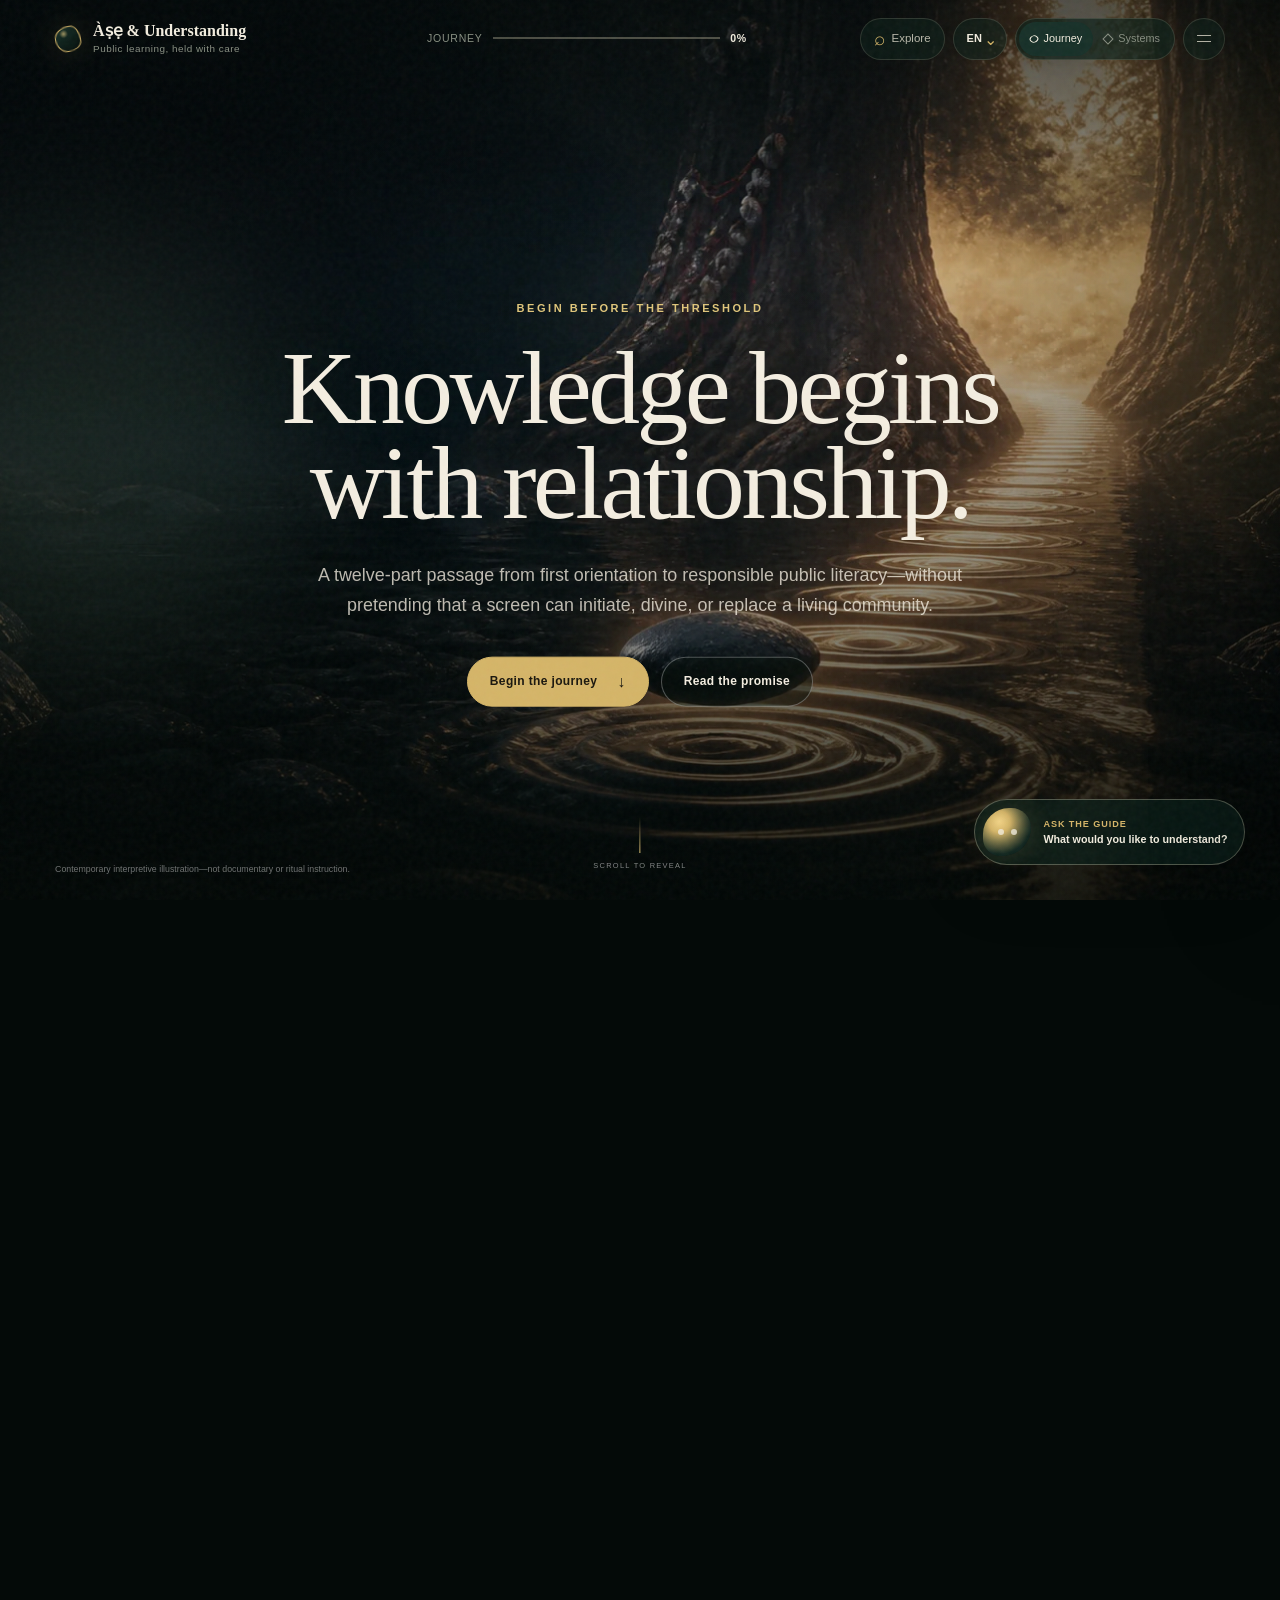
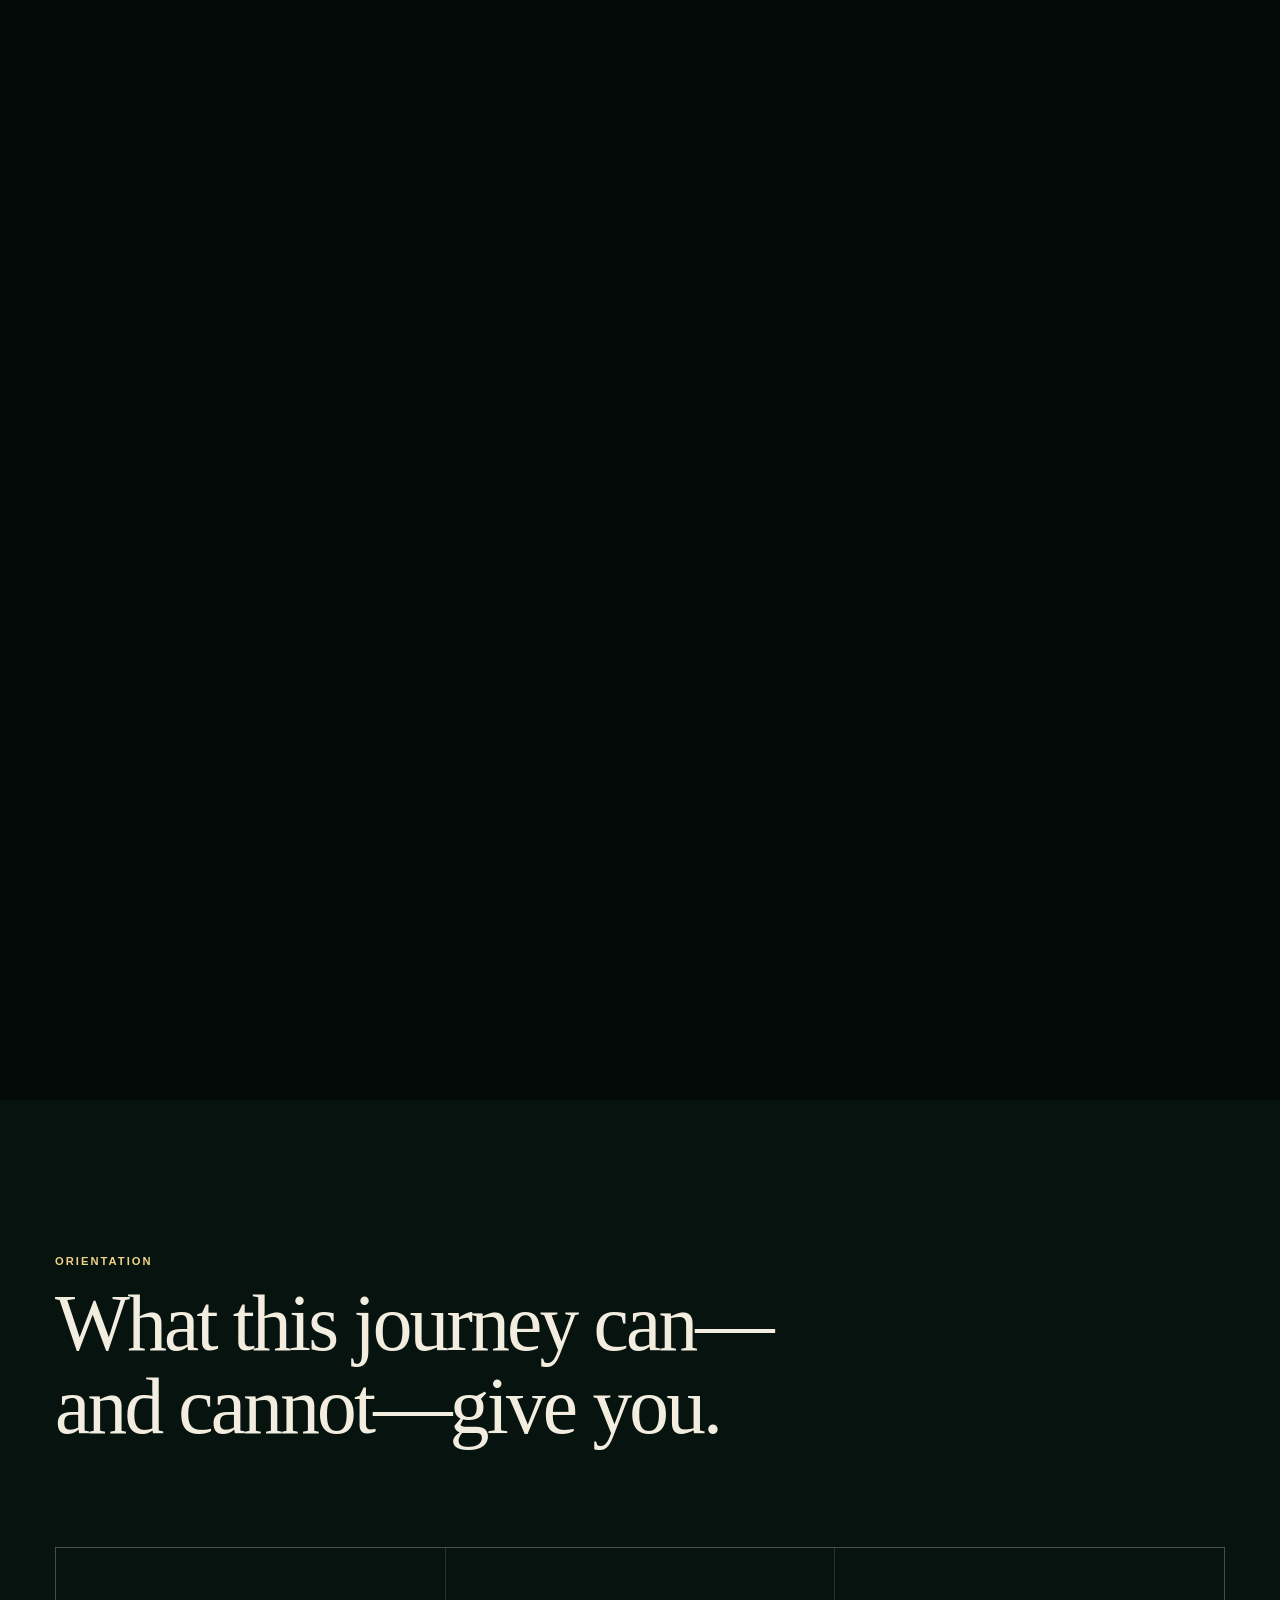
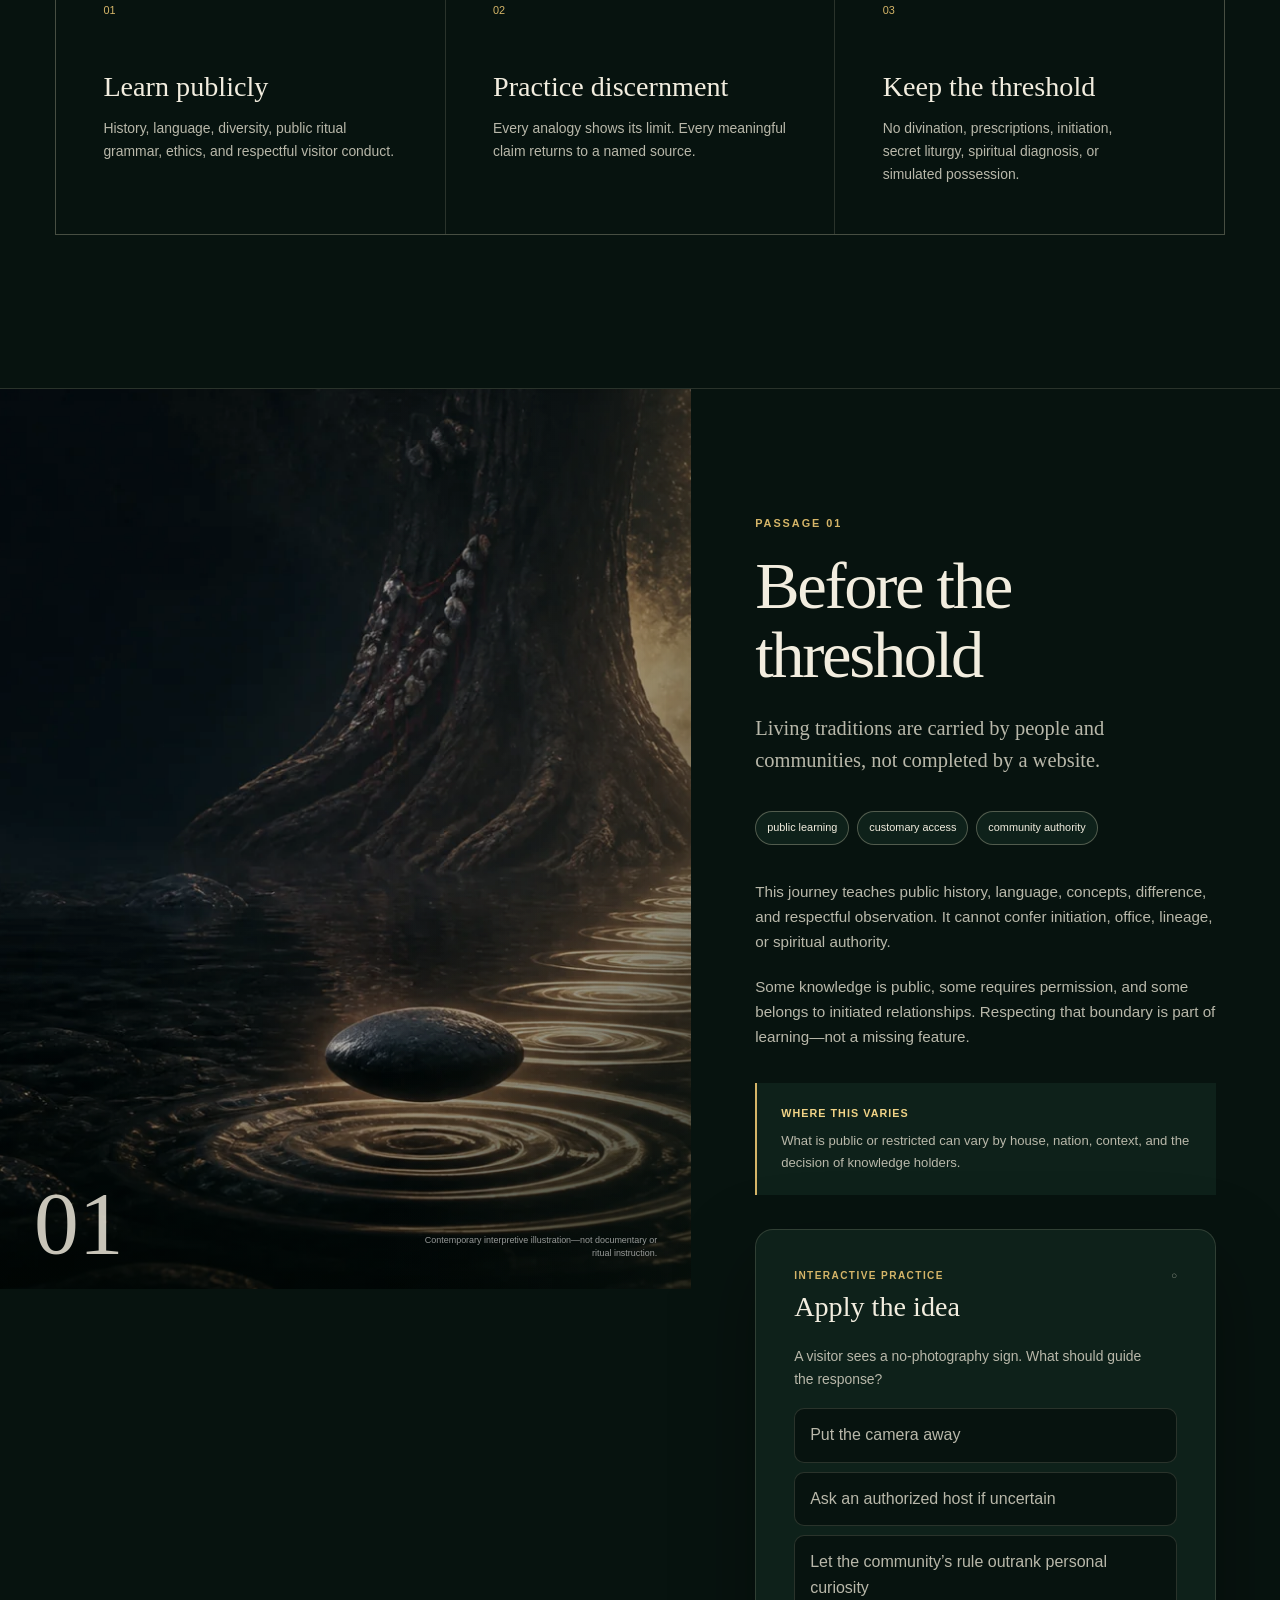
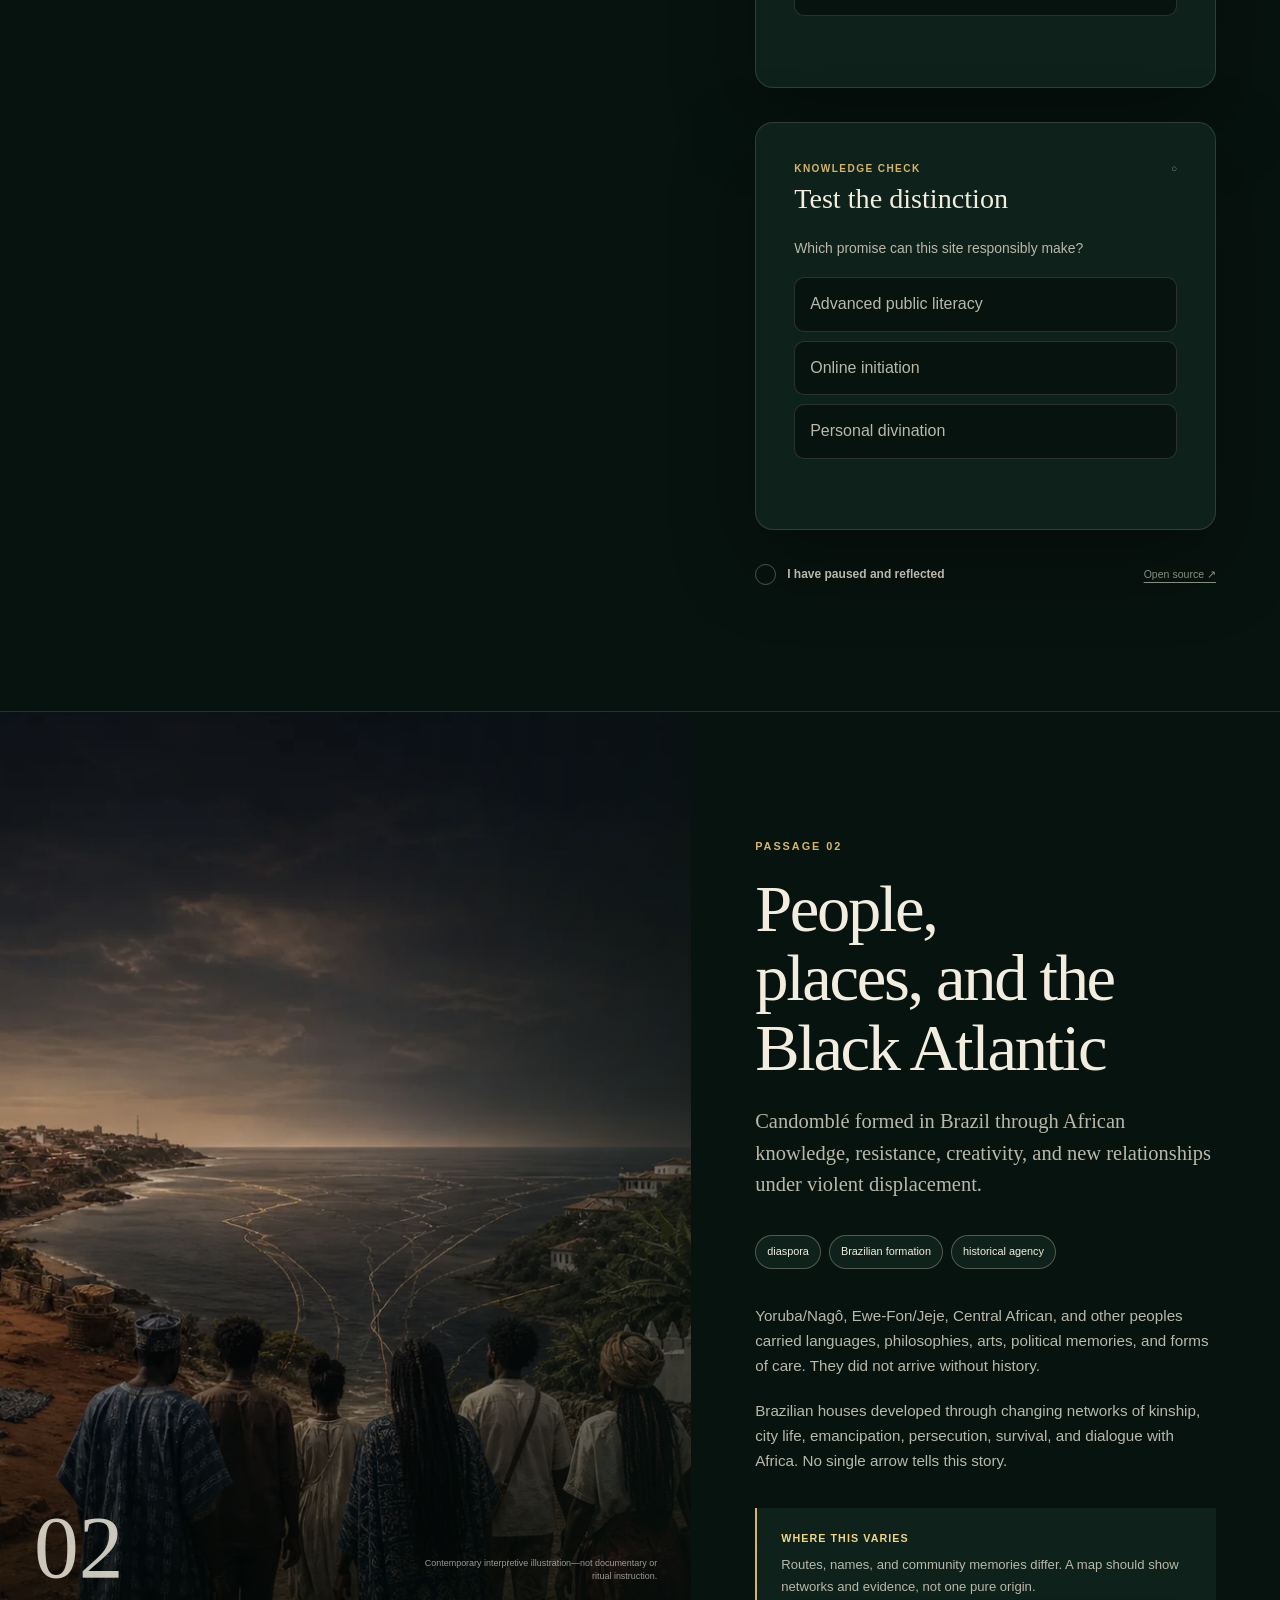
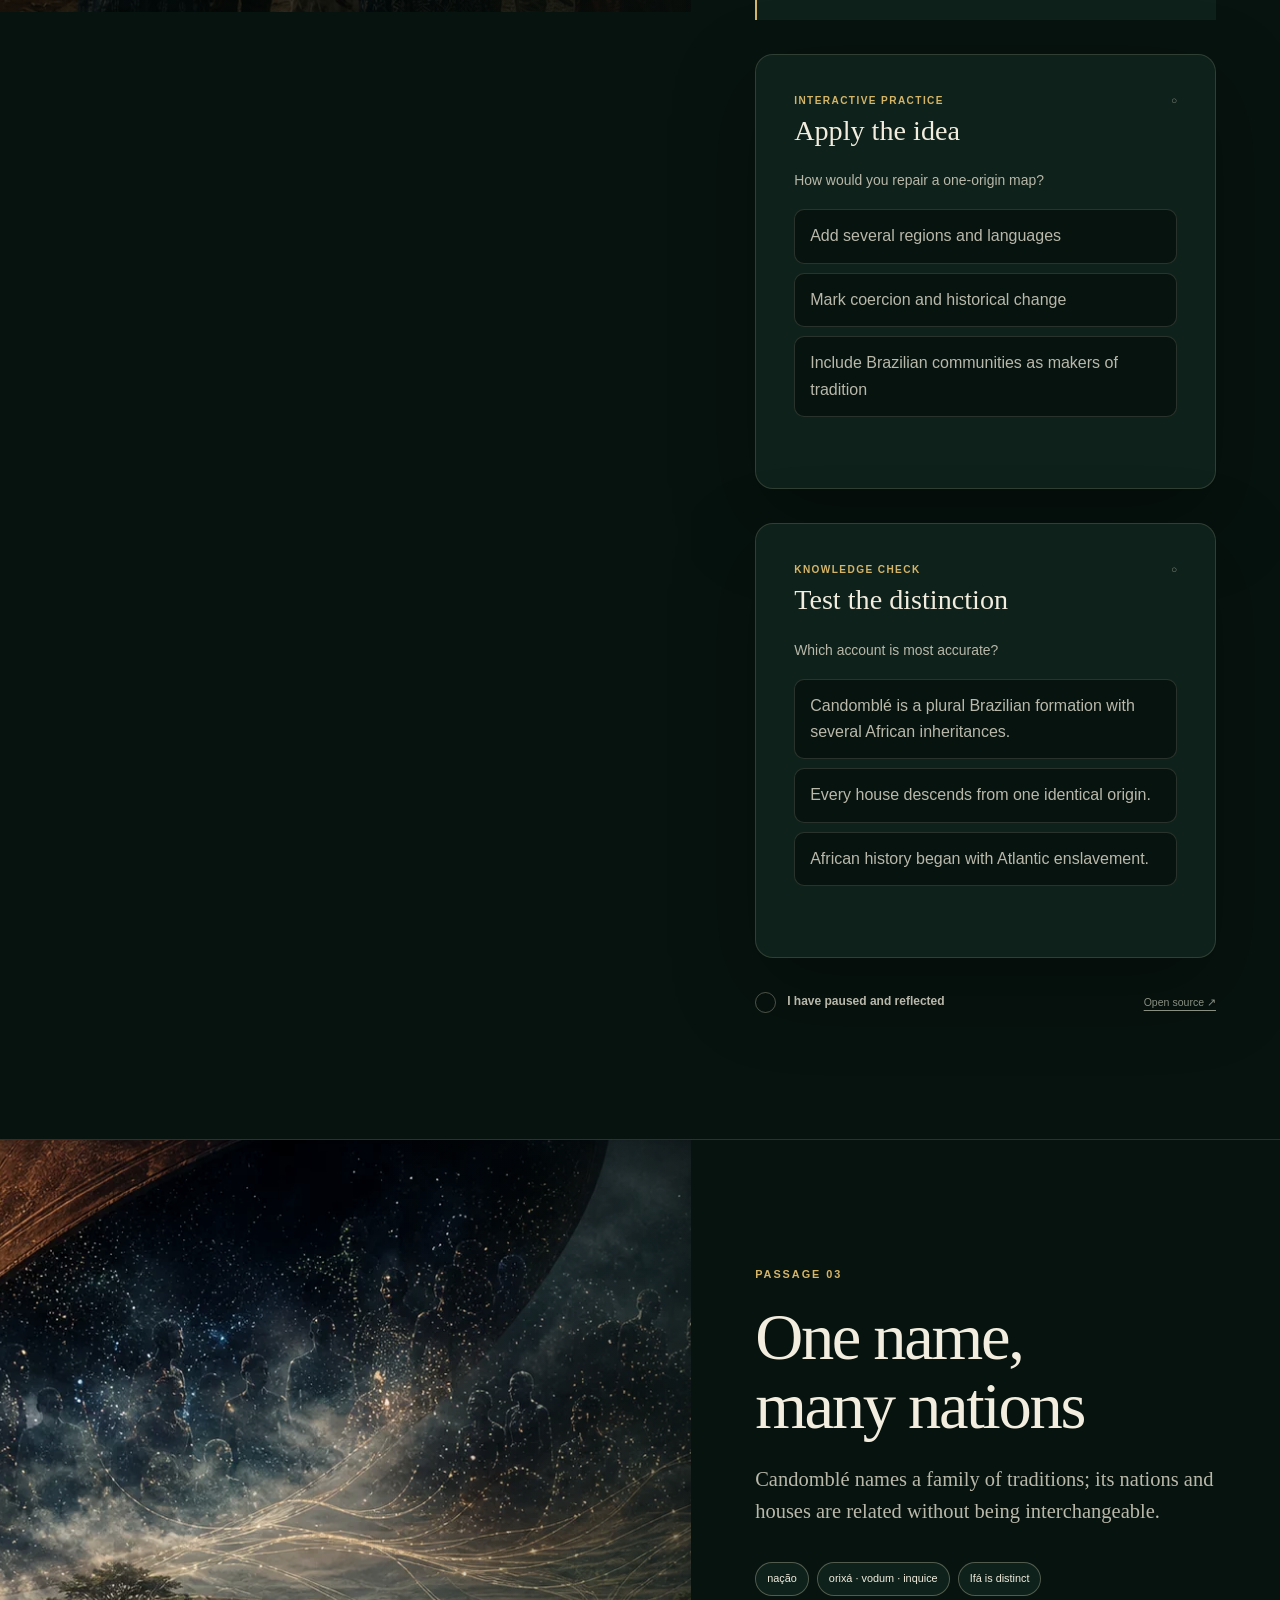
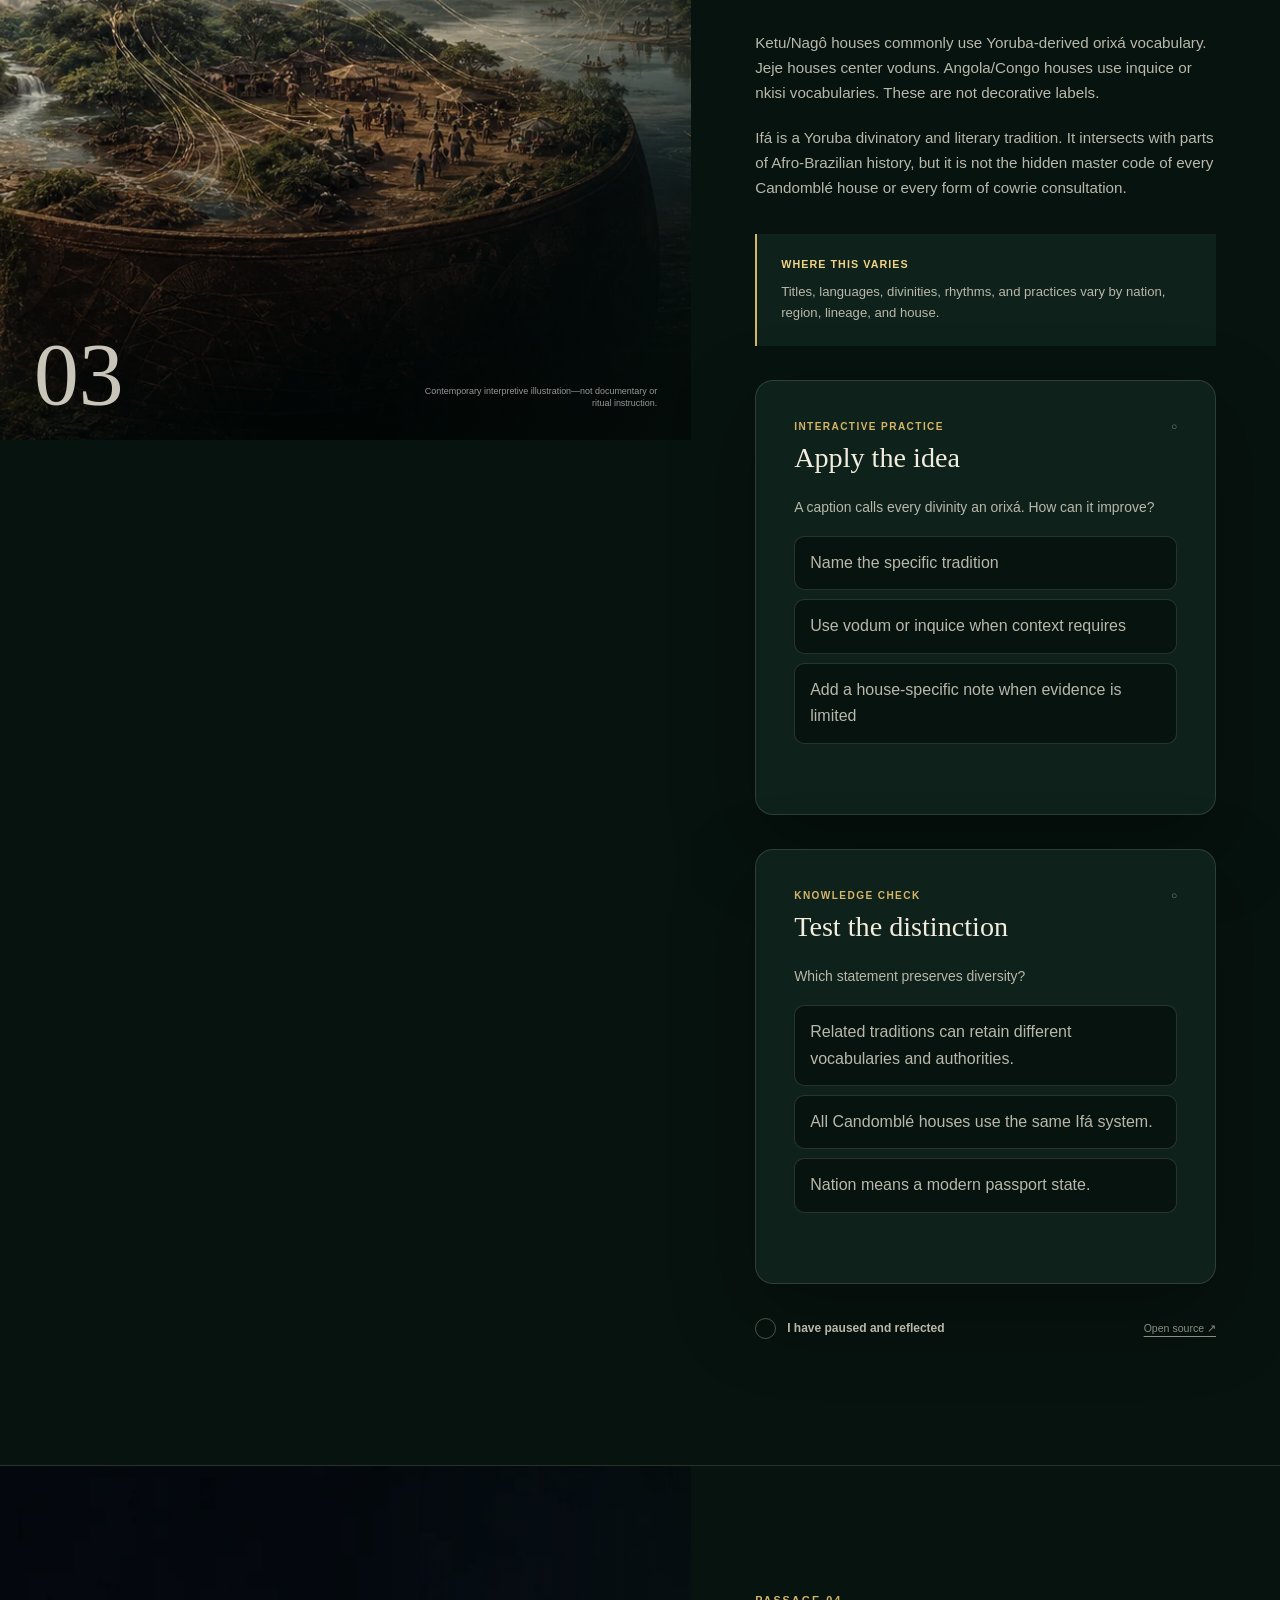
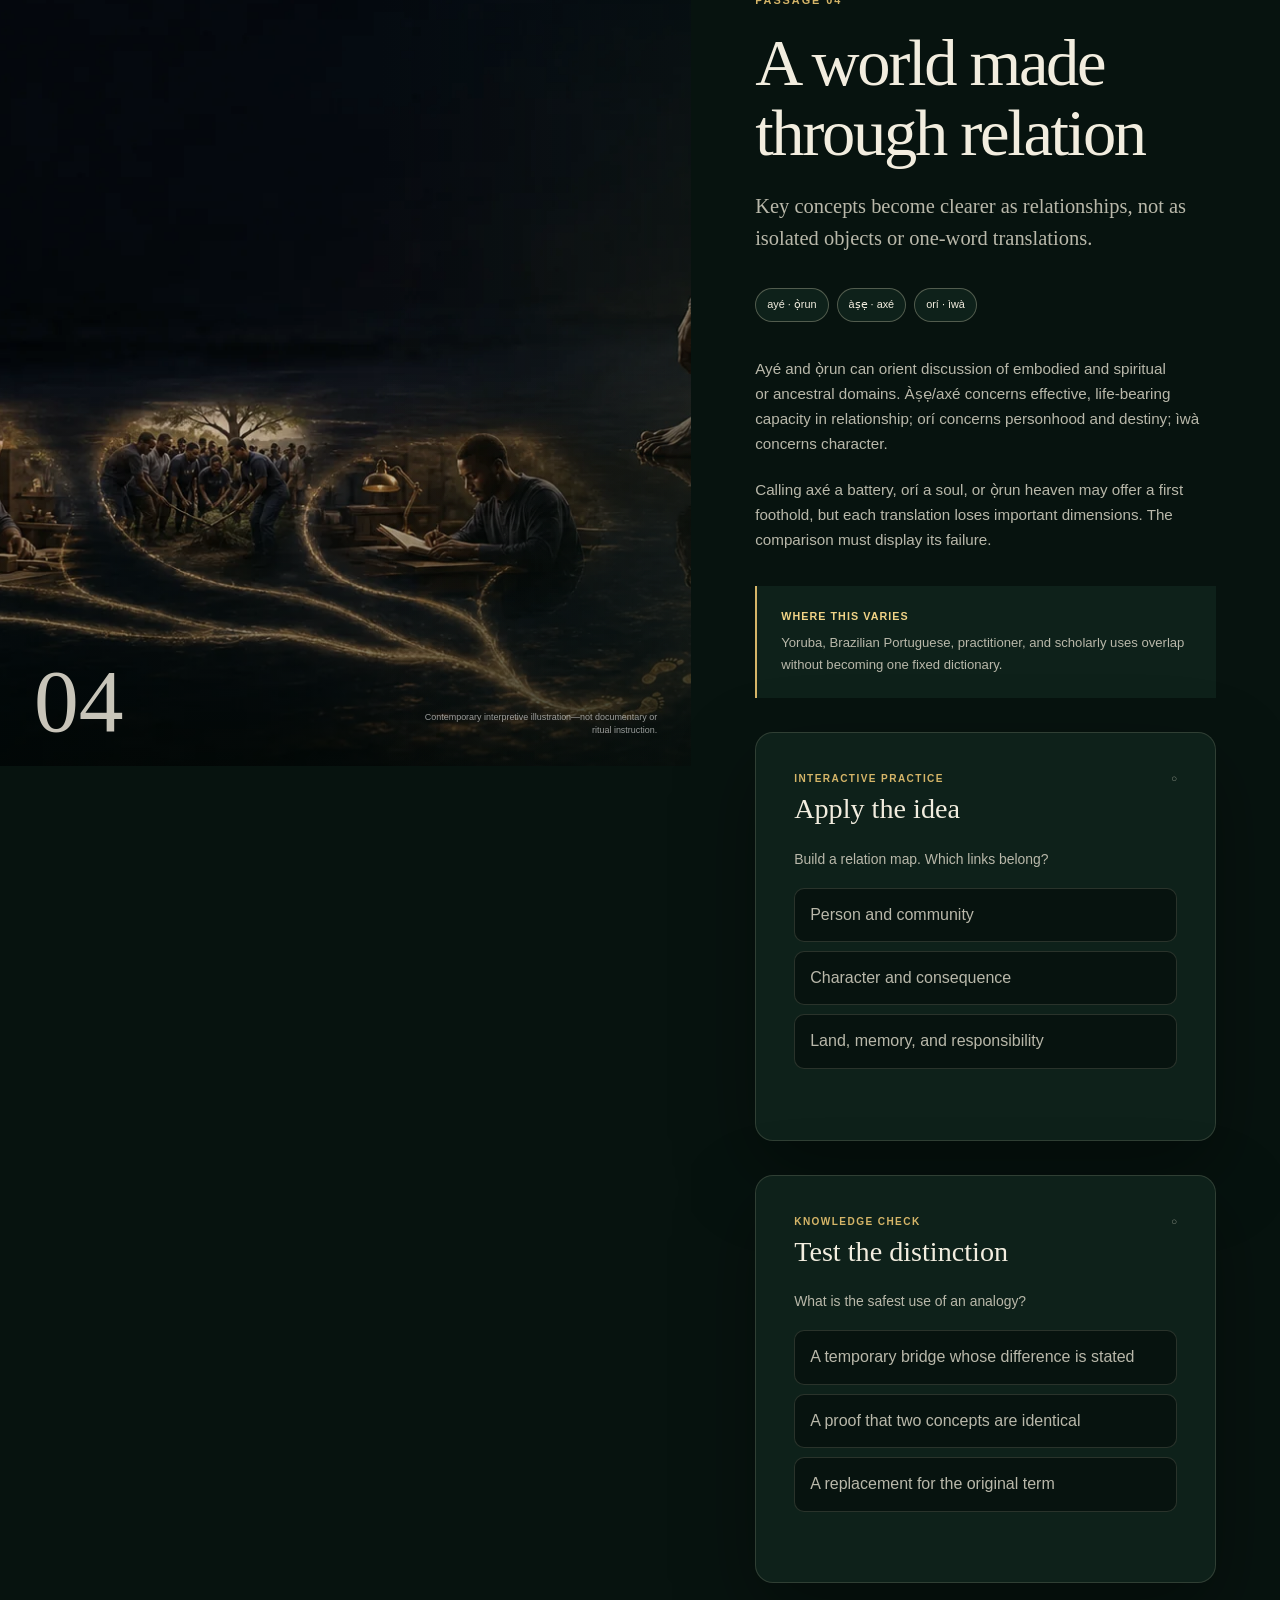
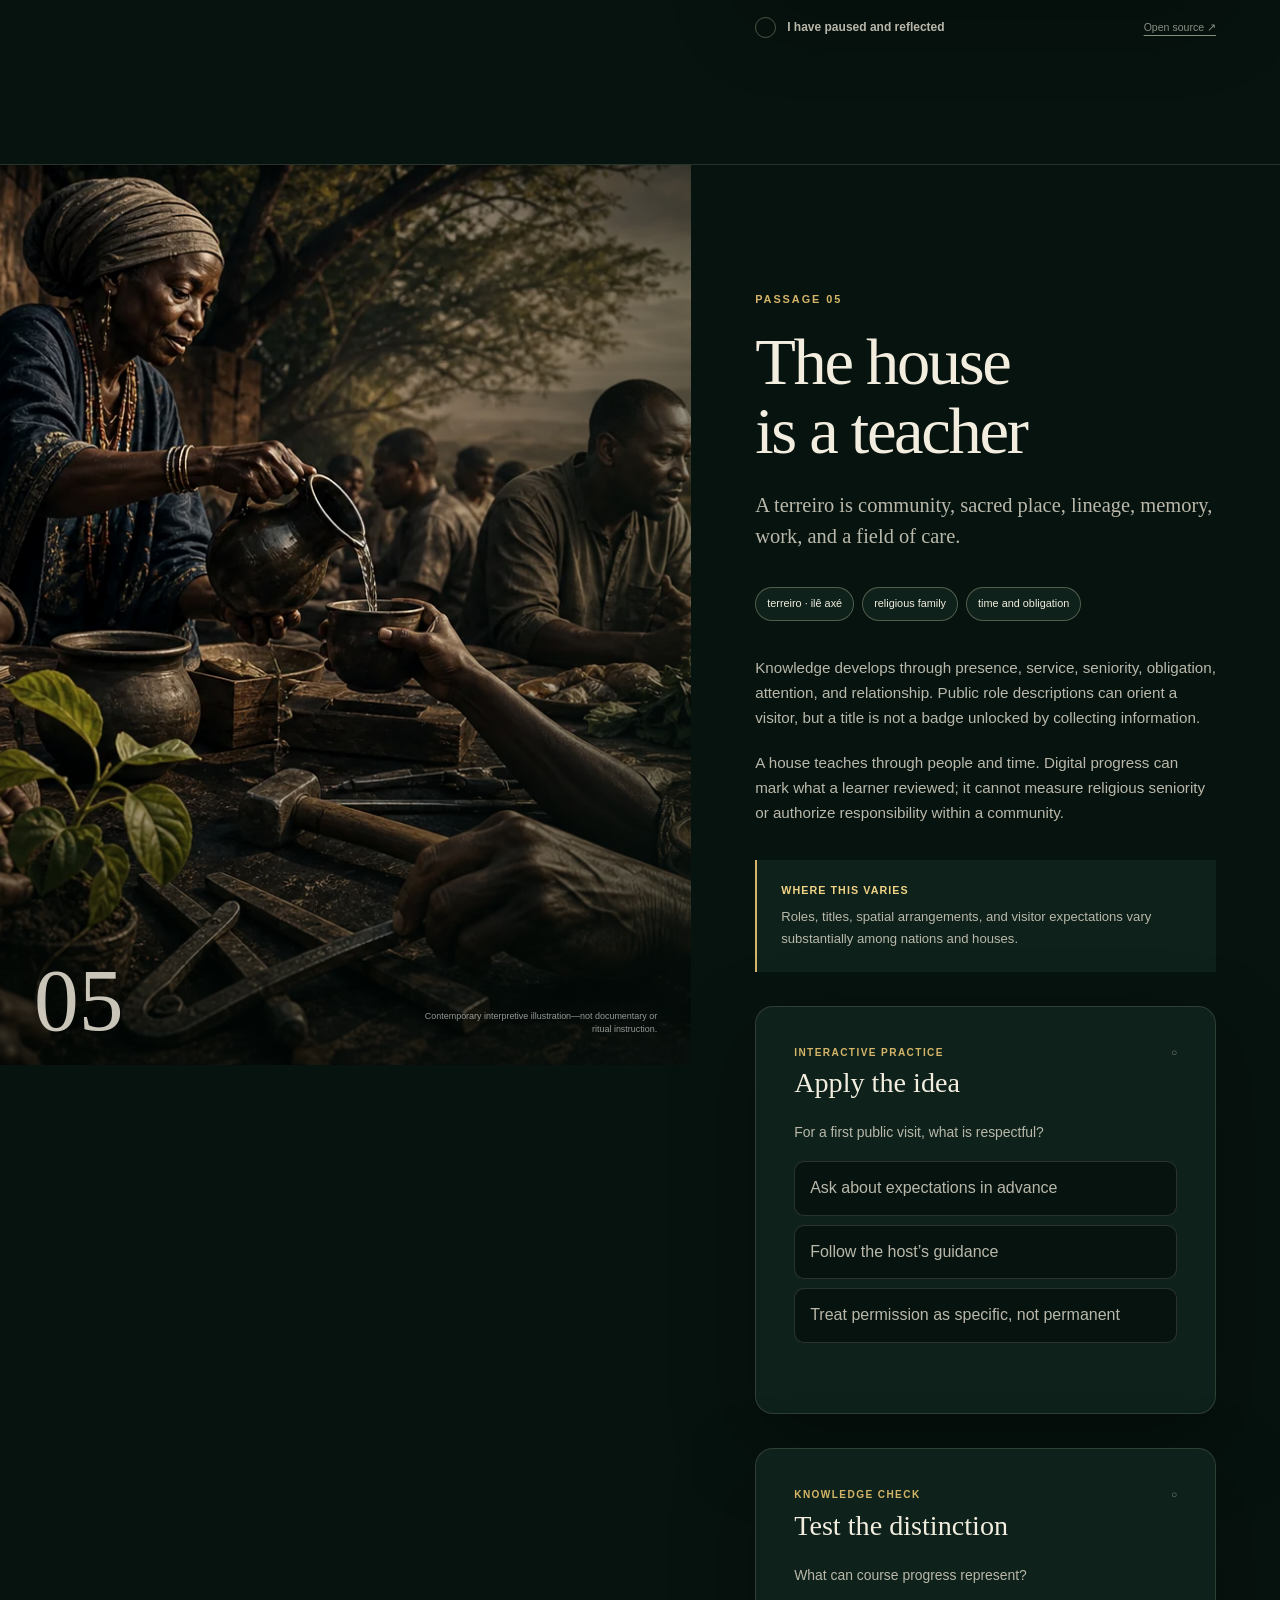
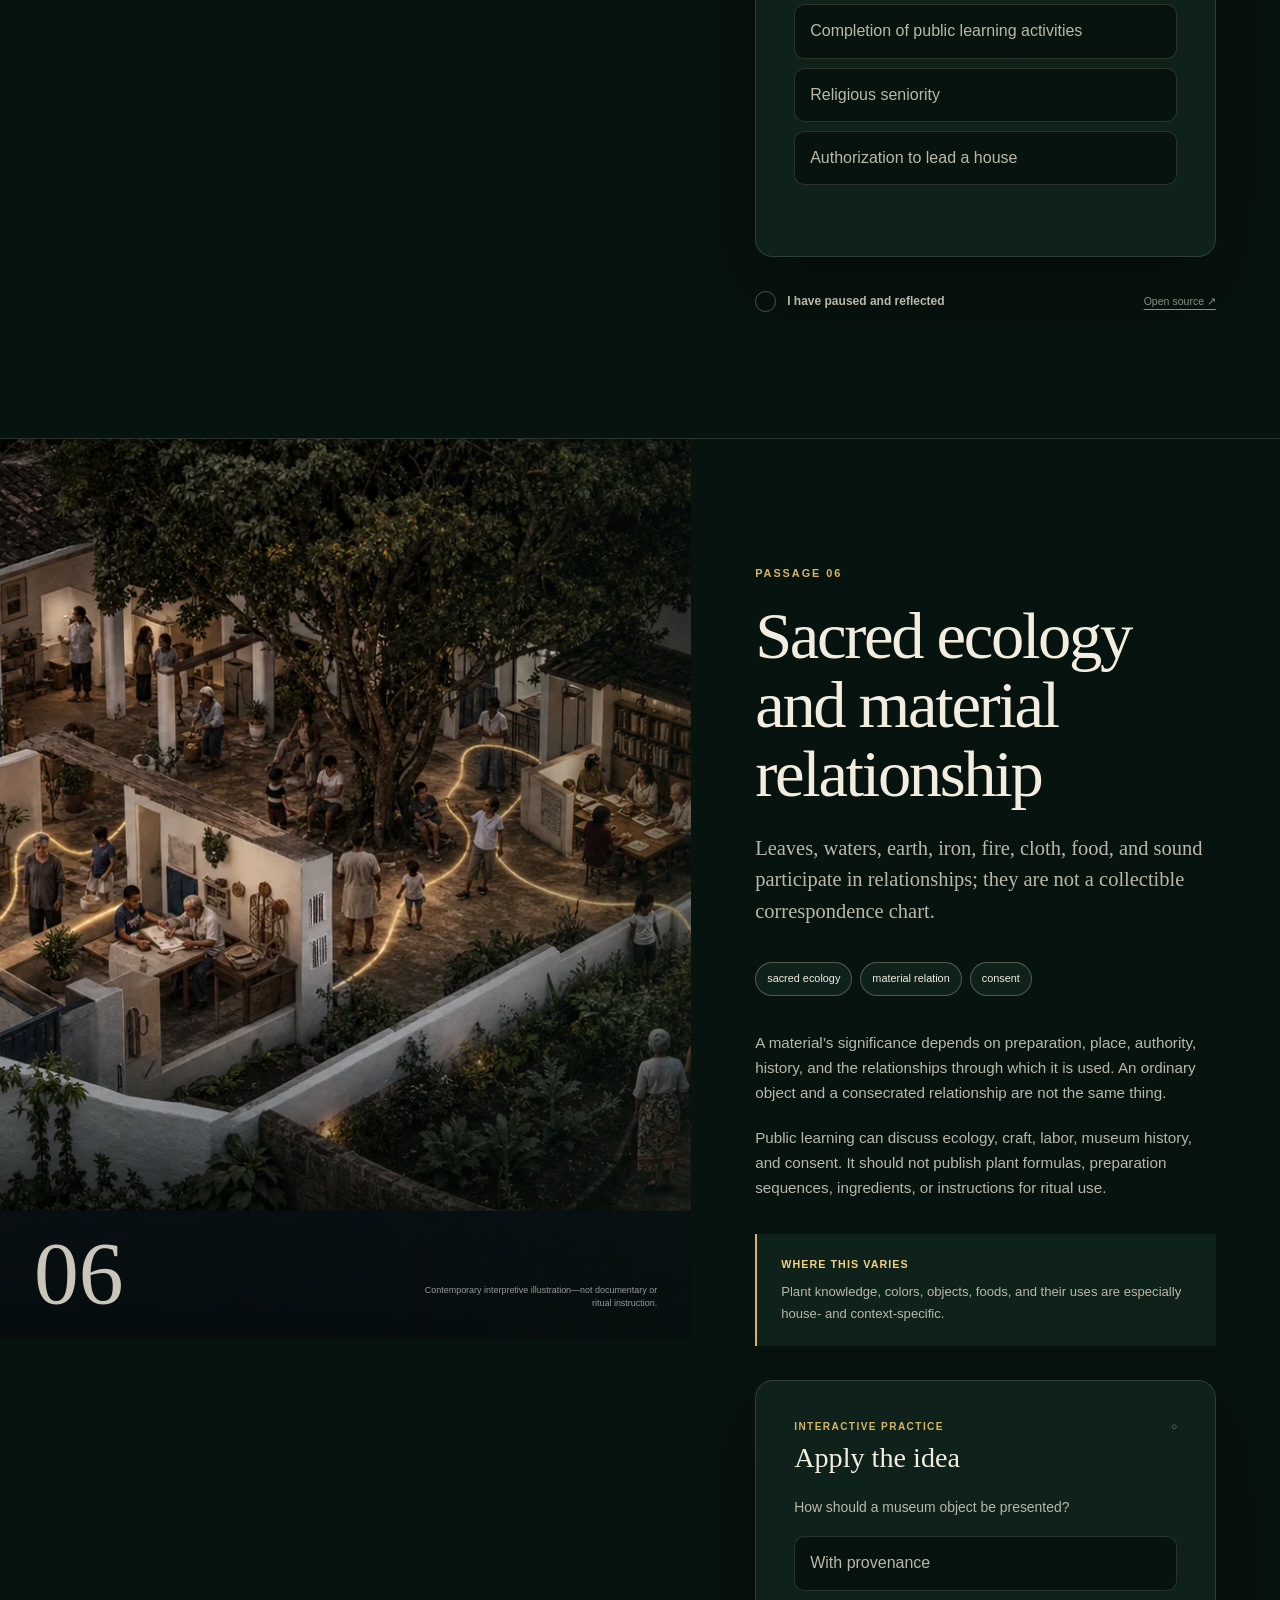
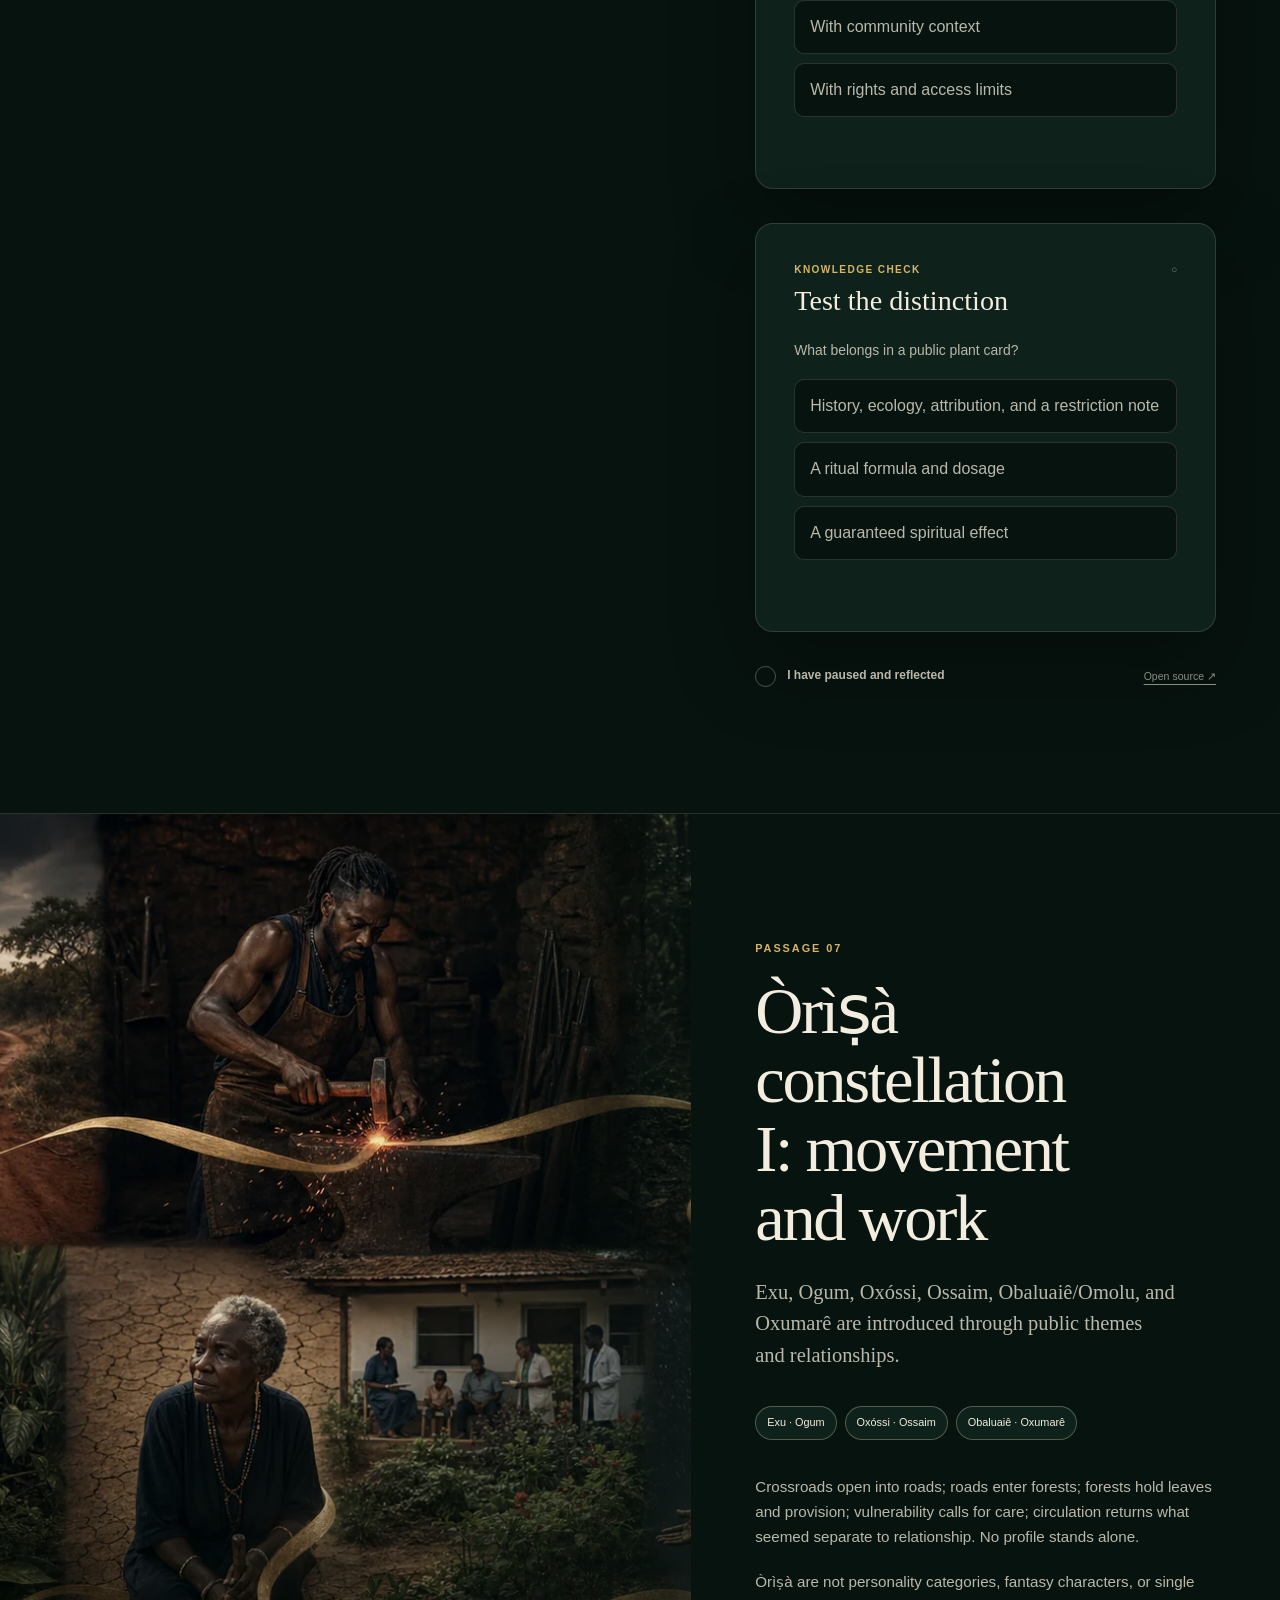
<file: index.html>
<!doctype html>
<html lang="en" data-mode="spiritual">
<head>
  <meta charset="utf-8">
  <meta name="viewport" content="width=device-width, initial-scale=1">
  <meta name="theme-color" content="#102b24">
  <meta name="description" content="A source-led, interactive journey into public knowledge about Ifá and Candomblé—with a separate secular systems lens and clear limits.">
  <title>Àṣẹ &amp; Understanding — An Interactive Learning Journey</title>
  <link rel="manifest" href="manifest.webmanifest?v=20260723-2">
  <link rel="icon" href="assets/icon.svg?v=20260723-2" type="image/svg+xml">
  <link rel="preload" href="assets/images/journey/01-threshold.webp?v=20260723-2" as="image" type="image/webp" fetchpriority="high">
  <link rel="stylesheet" href="styles.css?v=20260723-2">
  <script type="module" src="app.js?v=20260723-2"></script>
</head>
<body>
  <a class="skip-link" href="#journey">Skip to the journey</a>

  <header class="site-header" aria-label="Primary navigation">
    <a class="wordmark" href="#threshold" aria-label="Return to the beginning">
      <span class="wordmark-stone" aria-hidden="true"></span>
      <span class="wordmark-copy">
        <strong data-brand>Àṣẹ &amp; Understanding</strong>
        <small data-brand-kicker>Public learning, held with care</small>
      </span>
    </a>

    <div class="header-progress" aria-label="Course progress">
      <span data-progress-label>Journey</span>
      <span class="header-progress-track" aria-hidden="true"><i id="header-progress-fill"></i></span>
      <strong id="header-progress-value">0%</strong>
    </div>

    <nav class="header-controls" aria-label="Experience controls">
      <button class="icon-control search-trigger" id="open-search" type="button" aria-haspopup="dialog">
        <span aria-hidden="true">⌕</span><span data-ui="search">Explore</span>
      </button>
      <label class="select-control" for="language-select">
        <span class="sr-only" data-ui="language">Language</span>
        <select id="language-select" aria-label="Language">
          <option value="en">EN</option>
          <option value="es">ES</option>
          <option value="pt-BR">PT</option>
          <option value="it">IT</option>
        </select>
      </label>
      <div class="mode-switch" role="group" aria-label="Choose narrative lens">
        <button type="button" data-set-mode="spiritual" aria-pressed="true">
          <span class="mode-icon organic" aria-hidden="true"></span>
          <span data-ui="spiritualMode">Tradition</span>
        </button>
        <button type="button" data-set-mode="ai" aria-pressed="false">
          <span class="mode-icon technical" aria-hidden="true"></span>
          <span data-ui="aiMode">Systems</span>
        </button>
      </div>
      <button class="menu-control" id="open-drawer" type="button" aria-expanded="false" aria-controls="journey-drawer">
        <span class="sr-only">Open course map</span>
        <i></i><i></i>
      </button>
    </nav>
  </header>

  <aside class="journey-drawer" id="journey-drawer" aria-label="Course map" aria-hidden="true" inert>
    <div class="drawer-heading">
      <div>
        <p class="micro-label" data-ui="courseMap">Course map</p>
        <h2 data-ui="twelvePassages">Twelve passages</h2>
      </div>
      <button class="close-control" id="close-drawer" type="button" aria-label="Close course map">×</button>
    </div>
    <button class="drawer-search-action" id="open-drawer-search" type="button" aria-haspopup="dialog">
      <span aria-hidden="true">⌕</span>
      <span data-ui="search">Explore</span>
    </button>
    <ol id="journey-nav"></ol>
    <div class="drawer-footer">
      <button type="button" class="quiet-button" id="open-method" data-ui="method">Method &amp; boundaries</button>
      <button type="button" class="quiet-button" id="reset-progress" data-ui="reset">Reset progress</button>
    </div>
  </aside>
  <div class="drawer-scrim" id="drawer-scrim" hidden></div>

  <main id="journey">
    <section class="threshold-scene" id="threshold" data-scroll-scene aria-labelledby="hero-title">
      <div class="threshold-sticky">
        <picture class="threshold-poster">
          <source srcset="assets/images/journey/01-threshold.webp?v=20260723-2" type="image/webp">
          <img src="assets/images/journey/01-threshold.webp?v=20260723-2" alt="" fetchpriority="high">
        </picture>
        <canvas
          class="threshold-sequence"
          data-image-sequence
          data-sequence-template="assets/sequence/threshold/frame-{frame:000}.webp?v=20260723-2"
          data-frame-count="72"
          aria-hidden="true"
        ></canvas>
        <div class="threshold-atmosphere" aria-hidden="true">
          <span class="orb orb-one"></span><span class="orb orb-two"></span><span class="grain"></span>
        </div>
        <div class="threshold-copy">
          <p class="hero-kicker" id="hero-kicker">Begin before the threshold</p>
          <h1 id="hero-title">Knowledge begins with relationship.</h1>
          <p id="hero-deck">A twelve-part passage from first orientation to responsible public literacy—without pretending that a screen can initiate, divine, or replace a living community.</p>
          <div class="hero-actions">
            <a class="primary-action" href="#lesson-01"><span data-ui="begin">Begin the journey</span><b aria-hidden="true">↓</b></a>
            <button class="secondary-action" id="hero-method" type="button" data-ui="readPromise">Read the promise</button>
          </div>
        </div>
        <div class="hero-progress-cue" aria-hidden="true">
          <span></span>
          <small data-ui="scrollToReveal">Scroll to reveal</small>
        </div>
        <p class="art-credit" data-ui="artCredit">Contemporary interpretive illustration—not documentary or ritual instruction.</p>
      </div>
    </section>

    <section class="orientation-band" aria-labelledby="orientation-title">
      <div class="orientation-intro">
        <p class="micro-label" data-ui="orientation">Orientation</p>
        <h2 id="orientation-title">What this journey can—and cannot—give you.</h2>
      </div>
      <div class="promise-grid" id="promise-grid">
        <article>
          <span>01</span>
          <h3>Learn publicly</h3>
          <p>History, language, diversity, public ritual grammar, ethics, and respectful visitor conduct.</p>
        </article>
        <article>
          <span>02</span>
          <h3>Practice discernment</h3>
          <p>Every analogy shows its limit. Every meaningful claim returns to a named source.</p>
        </article>
        <article>
          <span>03</span>
          <h3>Keep the threshold</h3>
          <p>No divination, prescriptions, initiation, secret liturgy, spiritual diagnosis, or simulated possession.</p>
        </article>
      </div>
    </section>

    <div id="lessons-root" aria-live="off"></div>
    <div id="mode-atlas-root"></div>

    <section class="capstone-section" id="capstone" aria-labelledby="capstone-title">
      <div class="capstone-visual" aria-hidden="true">
        <span class="capstone-ring ring-one"></span>
        <span class="capstone-ring ring-two"></span>
        <span class="capstone-core"></span>
      </div>
      <div class="capstone-content">
        <p class="micro-label" data-ui="finalPassage">Final passage</p>
        <h2 id="capstone-title">The three-gate return</h2>
        <p id="capstone-deck">Prepare for a public invitation, observe without appropriating, and return with a responsible next step.</p>
        <div class="gate-simulation" id="gate-simulation"></div>
      </div>
    </section>

    <section class="completion-section" aria-labelledby="completion-title">
      <p class="micro-label" data-ui="completion">Completion</p>
      <h2 id="completion-title">Responsible learning has no final possession.</h2>
      <p id="completion-copy">Complete every passage and its reflection to receive recognition of advanced public literacy—not initiation, office, or ritual authority.</p>
      <div class="completion-meter" aria-label="Completion progress">
        <span><i id="completion-fill"></i></span>
        <strong id="completion-value">0 / 12</strong>
      </div>
      <button class="primary-action button-like" id="review-journey" type="button" data-ui="review">Review unfinished passages</button>
    </section>
  </main>

  <footer class="site-footer">
    <div>
      <span class="wordmark-stone" aria-hidden="true"></span>
      <p><strong data-brand>Àṣẹ &amp; Understanding</strong><br><span data-ui="footerLine">A source-led space for public learning.</span></p>
    </div>
    <nav aria-label="Footer">
      <button type="button" id="footer-method" data-ui="method">Method &amp; boundaries</button>
      <button type="button" id="footer-sources" data-ui="sources">Sources</button>
      <a href="https://github.com/Bizeagle85/silicon-ase-atlas" rel="noopener">GitHub</a>
    </nav>
  </footer>

  <button class="pebble-guide" id="open-guide" type="button" aria-haspopup="dialog" aria-controls="guide-panel">
    <span class="pebble-shape" aria-hidden="true"><i></i></span>
    <span class="pebble-prompt">
      <small data-ui="askGuide">Ask the guide</small>
      <strong data-ui="guidePrompt">What would you like to understand?</strong>
    </span>
  </button>

  <section class="guide-panel" id="guide-panel" role="dialog" aria-modal="false" aria-labelledby="guide-title" aria-hidden="true" inert>
    <header>
      <div>
        <span class="guide-presence" aria-hidden="true"></span>
        <div><p class="micro-label" data-ui="learningGuide">Learning guide</p><h2 id="guide-title">Ask with care</h2></div>
      </div>
      <button type="button" id="close-guide" aria-label="Close guide">×</button>
    </header>
    <div class="guide-boundary" id="guide-boundary">
      Public, source-led learning only. This guide will not divine, diagnose, prescribe ritual actions, or impersonate religious authority.
    </div>
    <div class="guide-messages" id="guide-messages" aria-live="polite"></div>
    <form id="guide-form">
      <label class="sr-only" for="guide-input">Ask a question</label>
      <textarea id="guide-input" rows="2" maxlength="1200" placeholder="Ask about a concept, history, or lesson…"></textarea>
      <button type="submit" aria-label="Send question">↑</button>
    </form>
    <p class="guide-status" id="guide-status" role="status"></p>
  </section>

  <dialog class="search-dialog" id="search-dialog">
    <form method="dialog" class="dialog-shell">
      <header class="dialog-heading">
        <div><p class="micro-label" data-ui="livingIndex">Living index</p><h2 data-ui="searchTitle">Explore concepts, profiles, and sources</h2></div>
        <button value="close" aria-label="Close search">×</button>
      </header>
      <label class="search-field" for="library-search">
        <span aria-hidden="true">⌕</span>
        <input id="library-search" type="search" autocomplete="off" data-ui-placeholder="searchPlaceholder" placeholder="Search the journey…">
        <kbd>ESC</kbd>
      </label>
      <div class="search-filters" id="search-filters" role="group" aria-label="Search categories"></div>
      <div class="search-results" id="search-results" aria-live="polite"></div>
    </form>
  </dialog>

  <dialog class="method-dialog" id="method-dialog">
    <form method="dialog" class="dialog-shell method-shell">
      <header class="dialog-heading">
        <div><p class="micro-label" data-ui="method">Method &amp; boundaries</p><h2 data-ui="methodTitle">A learning space, not a virtual temple</h2></div>
        <button value="close" aria-label="Close method">×</button>
      </header>
      <div id="method-content"></div>
      <button class="primary-action button-like" value="close" data-ui="understand">I understand the boundary</button>
    </form>
  </dialog>

  <div class="toast-region" id="toast-region" aria-live="polite" aria-atomic="true"></div>
</body>
</html>
</file>
<file: styles.css>
@layer reset, base, layout, components, motion, responsive;

@layer reset {
  *, *::before, *::after { box-sizing: border-box; }
  html { scroll-behavior: smooth; }
  body, h1, h2, h3, h4, p, ul, ol, figure, blockquote { margin: 0; }
  img, picture, video, canvas, svg { display: block; max-width: 100%; }
  button, input, textarea, select { font: inherit; color: inherit; }
  button, select { cursor: pointer; }
  a { color: inherit; }
}

@layer base {
  :root {
    --ink: #f2eddf;
    --muted: #b9b8aa;
    --subtle: #888f82;
    --ground: #07130f;
    --surface: #0e211a;
    --surface-2: #173028;
    --surface-glass: rgba(10, 28, 22, .78);
    --line: rgba(223, 218, 188, .16);
    --line-strong: rgba(223, 218, 188, .32);
    --accent: #d5b568;
    --accent-bright: #f1d386;
    --accent-ink: #19160d;
    --moss: #5b7c66;
    --indigo: #262949;
    --warning: #e0a76e;
    --good: #7fb99a;
    --header-h: 78px;
    --edge: clamp(20px, 4.3vw, 74px);
    --display: "Iowan Old Style", "Baskerville", "Times New Roman", serif;
    --sans: "Avenir Next", "Helvetica Neue", Helvetica, Arial, sans-serif;
    --ease-out: cubic-bezier(.16, 1, .3, 1);
    --shadow: 0 30px 80px rgba(0, 0, 0, .34);
  }

  html[data-mode="ai"] {
    --ink: #172434;
    --muted: #536173;
    --subtle: #7d8995;
    --ground: #eef3f5;
    --surface: #fff;
    --surface-2: #e5edf1;
    --surface-glass: rgba(248, 252, 253, .88);
    --line: rgba(23, 50, 72, .13);
    --line-strong: rgba(23, 50, 72, .28);
    --accent: #06758b;
    --accent-bright: #066d84;
    --accent-ink: #fff;
    --moss: #5a7488;
    --indigo: #d5e5ed;
    --warning: #bb6a3c;
    --good: #19876c;
    --shadow: 0 30px 80px rgba(35, 63, 77, .16);
  }

  body {
    min-width: 320px;
    background: var(--ground);
    color: var(--ink);
    font-family: var(--sans);
    font-size: 16px;
    line-height: 1.65;
    overflow-x: hidden;
    transition: background-color .75s var(--ease-out), color .5s ease;
  }

  body::before {
    content: "";
    position: fixed;
    inset: 0;
    pointer-events: none;
    z-index: 999;
    opacity: .055;
    background-image: url("data:image/svg+xml,%3Csvg viewBox='0 0 180 180' xmlns='http://www.w3.org/2000/svg'%3E%3Cfilter id='n'%3E%3CfeTurbulence type='fractalNoise' baseFrequency='.88' numOctaves='3' stitchTiles='stitch'/%3E%3C/filter%3E%3Crect width='100%25' height='100%25' filter='url(%23n)' opacity='.8'/%3E%3C/svg%3E");
  }

  html[data-mode="ai"] body::before {
    opacity: .035;
    background-size: 80px 80px;
  }

  h1, h2, h3 { line-height: 1.04; text-wrap: balance; }
  h1, h2 { font-family: var(--display); font-weight: 450; letter-spacing: -.035em; }
  h3 { font-weight: 560; }
  p { text-wrap: pretty; }
  button, a { -webkit-tap-highlight-color: transparent; }
  :focus-visible { outline: 2px solid var(--accent-bright); outline-offset: 4px; }
  ::selection { background: var(--accent); color: var(--accent-ink); }
  .sr-only {
    position: absolute;
    width: 1px;
    height: 1px;
    padding: 0;
    margin: -1px;
    overflow: hidden;
    clip: rect(0, 0, 0, 0);
    white-space: nowrap;
    border: 0;
  }
  .skip-link {
    position: fixed;
    z-index: 2000;
    left: 20px;
    top: 12px;
    transform: translateY(-150%);
    padding: 11px 18px;
    background: var(--accent);
    color: var(--accent-ink);
    border-radius: 999px;
    transition: transform .2s;
  }
  .skip-link:focus { transform: none; }
  .not-found {
    min-height: 100svh;
    display: grid;
    place-content: center;
    gap: 24px;
    padding: var(--edge);
    text-align: center;
  }
  .not-found .wordmark-stone { margin-inline: auto; width: 42px; }
  .not-found h1 { max-width: 760px; font-size: clamp(3.5rem, 10vw, 8rem); }
  .not-found p { max-width: 560px; color: var(--muted); }
  .not-found a {
    width: fit-content;
    margin-inline: auto;
    padding: 12px 20px;
    border: 1px solid var(--line-strong);
    border-radius: 999px;
    color: var(--accent-bright);
    text-decoration: none;
  }
  .micro-label {
    color: var(--accent-bright);
    font-size: .7rem;
    font-weight: 750;
    letter-spacing: .18em;
    line-height: 1.3;
    text-transform: uppercase;
  }
}

@layer layout {
  .site-header {
    position: fixed;
    z-index: 120;
    inset: 0 0 auto;
    height: var(--header-h);
    display: grid;
    grid-template-columns: minmax(230px, 1fr) minmax(190px, 320px) minmax(450px, 1fr);
    align-items: center;
    gap: 28px;
    padding: 0 var(--edge);
    border-bottom: 1px solid transparent;
    transition: background .35s, border-color .35s, color .5s;
  }
  .site-header.is-scrolled {
    border-color: var(--line);
    background: color-mix(in srgb, var(--ground) 80%, transparent);
    -webkit-backdrop-filter: blur(18px) saturate(120%);
    backdrop-filter: blur(18px) saturate(120%);
  }
  .wordmark {
    display: flex;
    align-items: center;
    gap: 12px;
    width: fit-content;
    text-decoration: none;
  }
  .wordmark-stone {
    width: 26px;
    aspect-ratio: 1;
    border: 1px solid var(--accent);
    border-radius: 62% 38% 54% 46% / 45% 62% 38% 55%;
    background:
      radial-gradient(circle at 34% 27%, color-mix(in srgb, var(--accent-bright) 65%, transparent), transparent 18%),
      linear-gradient(145deg, var(--surface-2), var(--ground));
    box-shadow: inset -4px -4px 9px rgba(0, 0, 0, .2), 0 0 28px color-mix(in srgb, var(--accent) 15%, transparent);
    transform: rotate(-7deg);
    flex: 0 0 auto;
  }
  html[data-mode="ai"] .wordmark-stone {
    border-radius: 4px;
    transform: rotate(45deg);
    background: linear-gradient(135deg, transparent 15%, var(--accent) 16% 24%, transparent 25% 45%, var(--ink) 46% 52%, transparent 53%);
    box-shadow: none;
  }
  .wordmark-copy { display: grid; line-height: 1.1; }
  .wordmark-copy strong { font-family: var(--display); font-size: 1rem; font-weight: 600; }
  .wordmark-copy small { margin-top: 5px; color: var(--subtle); font-size: .62rem; letter-spacing: .05em; }
  .header-progress {
    display: grid;
    grid-template-columns: auto 1fr auto;
    align-items: center;
    gap: 10px;
    color: var(--subtle);
    font-size: .66rem;
    letter-spacing: .07em;
    text-transform: uppercase;
  }
  .header-progress-track {
    height: 2px;
    overflow: hidden;
    background: var(--line-strong);
  }
  .header-progress-track i {
    display: block;
    width: 0;
    height: 100%;
    background: var(--accent);
    transition: width .5s var(--ease-out);
  }
  .header-progress strong { color: var(--ink); font-variant-numeric: tabular-nums; }
  .header-controls { display: flex; align-items: center; justify-content: flex-end; gap: 8px; }
  .icon-control, .select-control, .menu-control {
    height: 42px;
    border: 1px solid var(--line);
    color: var(--muted);
    background: color-mix(in srgb, var(--surface) 60%, transparent);
  }
  .icon-control {
    display: inline-flex;
    align-items: center;
    gap: 7px;
    padding: 0 13px;
    border-radius: 999px;
    font-size: .72rem;
  }
  .icon-control > span:first-child { color: var(--accent); font-size: 1.2rem; line-height: 1; }
  .select-control { position: relative; display: grid; place-items: center; width: 54px; border-radius: 999px; overflow: hidden; }
  .select-control select {
    width: 100%;
    height: 100%;
    border: 0;
    outline: 0;
    padding: 0 0 0 13px;
    color: var(--ink);
    background: transparent;
    appearance: none;
    font-size: .69rem;
    font-weight: 750;
  }
  .select-control::after { content: "⌄"; position: absolute; right: 9px; top: 8px; color: var(--accent); pointer-events: none; }
  .mode-switch {
    display: flex;
    padding: 3px;
    border: 1px solid var(--line);
    border-radius: 999px;
    background: color-mix(in srgb, var(--surface) 70%, transparent);
  }
  .mode-switch button {
    display: flex;
    align-items: center;
    gap: 6px;
    height: 34px;
    padding: 0 11px;
    border: 0;
    border-radius: 999px;
    color: var(--subtle);
    background: transparent;
    font-size: .68rem;
    transition: color .25s, background .25s, box-shadow .25s;
  }
  .mode-switch button[aria-pressed="true"] { color: var(--ink); background: var(--surface-2); box-shadow: 0 6px 20px rgba(0, 0, 0, .13); }
  .mode-icon { width: 8px; height: 8px; border: 1px solid currentColor; }
  .mode-icon.organic { border-radius: 60% 40%; transform: rotate(35deg); }
  .mode-icon.technical { transform: rotate(45deg); }
  .menu-control {
    display: grid;
    place-content: center;
    gap: 5px;
    width: 42px;
    border-radius: 50%;
  }
  .menu-control i { display: block; width: 14px; height: 1px; background: currentColor; transition: transform .25s; }

  .journey-drawer {
    position: fixed;
    z-index: 300;
    top: 0;
    right: 0;
    width: min(440px, 100vw);
    height: 100dvh;
    padding: clamp(28px, 5vw, 56px);
    display: flex;
    flex-direction: column;
    background: var(--surface);
    border-left: 1px solid var(--line);
    box-shadow: -40px 0 100px rgba(0, 0, 0, .3);
    transform: translateX(105%);
    transition: transform .6s var(--ease-out);
    overflow: auto;
  }
  .journey-drawer[aria-hidden="false"] { transform: none; }
  .drawer-scrim {
    position: fixed;
    z-index: 290;
    inset: 0;
    background: rgba(0, 0, 0, .54);
    -webkit-backdrop-filter: blur(5px);
    backdrop-filter: blur(5px);
  }
  .drawer-heading { display: flex; justify-content: space-between; gap: 20px; align-items: start; }
  .drawer-heading h2 { margin-top: 7px; font-size: clamp(2rem, 8vw, 3.4rem); }
  .drawer-search-action {
    min-height: 46px;
    margin-top: 24px;
    padding: 0 16px;
    display: flex;
    align-items: center;
    gap: 10px;
    border: 1px solid var(--line-strong);
    border-radius: 999px;
    color: var(--ink);
    background: color-mix(in srgb, var(--surface-2) 72%, transparent);
    font-size: .74rem;
    font-weight: 650;
    text-align: left;
  }
  .drawer-search-action span:first-child { color: var(--accent); font-size: 1.2rem; line-height: 1; }
  .close-control, .dialog-heading button, .guide-panel header button {
    display: grid;
    flex: 0 0 auto;
    place-items: center;
    width: 42px;
    height: 42px;
    border: 1px solid var(--line);
    border-radius: 50%;
    color: var(--muted);
    background: transparent;
    font-size: 1.4rem;
  }
  .journey-drawer ol { list-style: none; padding: 32px 0; display: grid; }
  .journey-drawer li { border-top: 1px solid var(--line); }
  .journey-drawer li:last-child { border-bottom: 1px solid var(--line); }
  .journey-drawer a {
    display: grid;
    grid-template-columns: 32px 1fr 22px;
    gap: 12px;
    align-items: center;
    padding: 14px 3px;
    color: var(--muted);
    text-decoration: none;
  }
  .journey-drawer a span { color: var(--accent); font-size: .65rem; font-variant-numeric: tabular-nums; }
  .journey-drawer a b { font-size: .88rem; font-weight: 500; line-height: 1.2; }
  .journey-drawer a i {
    width: 18px;
    height: 18px;
    display: grid;
    place-items: center;
    border: 1px solid var(--line-strong);
    border-radius: 50%;
    font-size: .6rem;
    font-style: normal;
  }
  .journey-drawer a.is-complete i { border-color: var(--good); color: var(--good); }
  .drawer-footer { margin-top: auto; display: flex; justify-content: space-between; gap: 18px; }
  .quiet-button { border: 0; padding: 0; color: var(--subtle); background: transparent; font-size: .7rem; text-decoration: underline; text-underline-offset: 4px; }

  main { overflow: clip; }
  .threshold-scene { min-height: 300vh; position: relative; background: #040a08; }
  .threshold-sticky {
    position: sticky;
    top: 0;
    height: 100svh;
    min-height: 620px;
    overflow: hidden;
    display: grid;
    place-items: center;
    color: #f4eee1;
  }
  html[data-mode="ai"] .threshold-sticky {
    color: var(--ink);
    background:
      linear-gradient(var(--line) 1px, transparent 1px),
      linear-gradient(90deg, var(--line) 1px, transparent 1px),
      radial-gradient(circle at calc(30% + var(--scene-progress, 0) * 38%) 48%, rgba(12, 166, 194, .22), transparent 24%),
      var(--ground);
    background-size: 56px 56px, 56px 56px, auto, auto;
  }
  .threshold-poster, .threshold-sequence { position: absolute; inset: 0; width: 100%; height: 100%; }
  .threshold-poster img { width: 100%; height: 100%; object-fit: cover; transform: scale(calc(1.04 + var(--scene-progress, 0) * .06)); }
  .threshold-sequence { object-fit: cover; opacity: 0; transition: opacity .6s; }
  .threshold-sequence.is-ready { opacity: 1; }
  html[data-mode="ai"] .threshold-poster,
  html[data-mode="ai"] .threshold-sequence { opacity: 0 !important; visibility: hidden; }
  .threshold-sticky::after {
    content: "";
    position: absolute;
    inset: 0;
    background:
      linear-gradient(180deg, rgba(1, 8, 6, .44) 0%, transparent 30%, rgba(2, 9, 7, .38) 67%, rgba(2, 8, 6, .82) 100%),
      radial-gradient(circle at 50% 52%, transparent 0 22%, rgba(0, 0, 0, .43) 72%);
  }
  html[data-mode="ai"] .threshold-sticky::after {
    background:
      linear-gradient(180deg, color-mix(in srgb, var(--ground) 28%, transparent), transparent 30%, var(--ground) 94%),
      radial-gradient(circle at 50% 50%, transparent 0 21%, color-mix(in srgb, var(--ground) 38%, transparent) 70%);
  }
  .threshold-atmosphere { position: absolute; inset: 0; overflow: hidden; z-index: 1; pointer-events: none; }
  html[data-mode="ai"] .threshold-atmosphere::before,
  html[data-mode="ai"] .threshold-atmosphere::after {
    content: "";
    position: absolute;
    left: 50%;
    top: 50%;
    width: min(70vw, 820px);
    aspect-ratio: 1;
    border: 1px solid var(--line-strong);
    transform: translate(-50%, -50%) rotate(calc(var(--scene-progress, 0) * 90deg));
  }
  html[data-mode="ai"] .threshold-atmosphere::after {
    width: min(42vw, 500px);
    transform: translate(-50%, -50%) rotate(calc(var(--scene-progress, 0) * -130deg));
    border-style: dashed;
  }
  .orb { position: absolute; width: 34vw; aspect-ratio: 1; border-radius: 50%; filter: blur(80px); opacity: .13; }
  .orb-one { left: -12%; top: 25%; background: #84ae8c; transform: translateY(calc(var(--scene-progress, 0) * 28vh)); }
  .orb-two { right: -15%; top: 8%; background: #d3b15e; transform: translateY(calc(var(--scene-progress, 0) * -22vh)); }
  .threshold-copy {
    position: relative;
    z-index: 2;
    width: min(1040px, calc(100% - var(--edge) * 2));
    text-align: center;
    transform: translateY(calc((.45 - var(--scene-progress, 0)) * 13vh));
    opacity: clamp(.16, calc(1.5 - var(--scene-progress, 0) * 1.15), 1);
  }
  .hero-kicker { margin-bottom: 24px; color: #e0c67b; font-size: .69rem; font-weight: 750; letter-spacing: .23em; text-transform: uppercase; }
  html[data-mode="ai"] .hero-kicker { color: var(--accent-bright); }
  .threshold-copy h1 { max-width: 920px; margin: 0 auto; font-size: clamp(3.4rem, 8.1vw, 8.4rem); line-height: .91; text-shadow: 0 8px 45px rgba(0, 0, 0, .25); }
  html[data-mode="ai"] .threshold-copy h1 { font-family: var(--sans); font-weight: 350; letter-spacing: -.065em; text-shadow: none; }
  .threshold-copy > p:not(.hero-kicker) { max-width: 700px; margin: 30px auto 0; color: rgba(244, 238, 225, .77); font-size: clamp(.98rem, 1.4vw, 1.25rem); line-height: 1.7; }
  html[data-mode="ai"] .threshold-copy > p:not(.hero-kicker) { color: var(--muted); }
  .hero-actions { margin-top: 36px; display: flex; justify-content: center; flex-wrap: wrap; gap: 12px; }
  .primary-action, .secondary-action {
    min-height: 50px;
    display: inline-flex;
    align-items: center;
    justify-content: center;
    gap: 20px;
    padding: 0 22px;
    border-radius: 999px;
    text-decoration: none;
    font-size: .75rem;
    font-weight: 700;
    letter-spacing: .03em;
  }
  .primary-action { border: 1px solid var(--accent); background: var(--accent); color: var(--accent-ink); }
  .primary-action b { font-size: 1rem; }
  .secondary-action { border: 1px solid rgba(255, 255, 255, .28); background: rgba(8, 18, 14, .42); color: #f4eee1; }
  html[data-mode="ai"] .secondary-action { border-color: var(--line-strong); background: var(--surface); color: var(--ink); }
  .hero-progress-cue {
    position: absolute;
    z-index: 3;
    left: 50%;
    bottom: 28px;
    display: grid;
    justify-items: center;
    gap: 7px;
    transform: translateX(-50%);
    color: rgba(255, 255, 255, .5);
    font-size: .56rem;
    letter-spacing: .14em;
    text-transform: uppercase;
  }
  .hero-progress-cue span { width: 1px; height: 36px; background: linear-gradient(transparent, #d8bd72); }
  html[data-mode="ai"] .hero-progress-cue { color: var(--muted); }
  html[data-mode="ai"] .hero-progress-cue span { background: linear-gradient(transparent, var(--accent)); }
  .art-credit {
    position: absolute;
    z-index: 3;
    left: var(--edge);
    bottom: 25px;
    max-width: 320px;
    color: rgba(255, 255, 255, .43);
    font-size: .55rem;
    line-height: 1.4;
  }
  html[data-mode="ai"] .art-credit { color: var(--muted); }

  .orientation-band {
    padding: clamp(80px, 12vw, 170px) var(--edge);
    background: var(--ground);
  }
  .orientation-intro { max-width: 820px; }
  .orientation-intro h2 { margin-top: 14px; font-size: clamp(2.7rem, 6.2vw, 6.6rem); }
  .promise-grid { margin-top: clamp(52px, 8vw, 100px); display: grid; grid-template-columns: repeat(3, 1fr); gap: 1px; background: var(--line); border: 1px solid var(--line); }
  .promise-grid article { min-height: 260px; padding: clamp(26px, 3.7vw, 50px); background: var(--ground); }
  .promise-grid span { color: var(--accent); font-size: .68rem; }
  .promise-grid h3 { margin-top: 50px; font-family: var(--display); font-size: clamp(1.5rem, 2.2vw, 2.4rem); font-weight: 500; }
  .promise-grid p { margin-top: 16px; color: var(--muted); font-size: .87rem; }

  .lesson-section { position: relative; min-height: 175vh; border-top: 1px solid var(--line); background: var(--ground); --scene-progress: 0; }
  .lesson-stage { min-height: 175vh; display: grid; grid-template-columns: minmax(0, 54%) minmax(420px, 46%); }
  .lesson-visual {
    position: sticky;
    top: 0;
    height: 100svh;
    min-height: 640px;
    overflow: hidden;
    background: var(--surface);
  }
  .lesson-visual picture, .lesson-visual img { width: 100%; height: 100%; }
  .lesson-visual img {
    object-fit: cover;
    transform: scale(calc(1.03 + var(--scene-progress) * .07)) translateY(calc((var(--scene-progress) - .5) * -2%));
    filter: saturate(.83) contrast(1.02);
    transition: filter .7s;
  }
  .lesson-visual::after {
    content: "";
    position: absolute;
    inset: 0;
    background:
      linear-gradient(90deg, transparent 55%, color-mix(in srgb, var(--ground) 45%, transparent)),
      linear-gradient(180deg, transparent 55%, rgba(1, 8, 5, .68));
    pointer-events: none;
  }
  .lesson-art-meta {
    position: absolute;
    z-index: 2;
    inset: auto 34px 30px;
    display: flex;
    align-items: end;
    justify-content: space-between;
    gap: 20px;
    color: #eee9db;
  }
  .lesson-art-meta strong { font-family: var(--display); font-size: clamp(3rem, 7vw, 7.5rem); line-height: .8; font-weight: 400; opacity: .84; }
  .lesson-art-meta span { max-width: 250px; color: rgba(255, 255, 255, .58); font-size: .56rem; line-height: 1.4; text-align: right; }
  .ai-visual {
    position: absolute;
    z-index: 3;
    inset: 0;
    display: none;
    overflow: hidden;
    background:
      linear-gradient(var(--line) 1px, transparent 1px),
      linear-gradient(90deg, var(--line) 1px, transparent 1px),
      radial-gradient(circle at calc(25% + var(--scene-progress) * 35%) 45%, color-mix(in srgb, var(--accent) 25%, transparent), transparent 26%),
      var(--surface);
    background-size: 48px 48px, 48px 48px, auto, auto;
  }
  html[data-mode="ai"] .lesson-visual picture,
  html[data-mode="ai"] .lesson-art-meta { display: none; }
  html[data-mode="ai"] .ai-visual { display: block; }
  .system-orbit { position: absolute; inset: 50% auto auto 50%; width: min(46vw, 520px); aspect-ratio: 1; transform: translate(-50%, -50%) rotate(calc(var(--scene-progress) * 140deg)); border: 1px solid var(--line-strong); border-radius: 50%; }
  .system-orbit::before, .system-orbit::after { content: ""; position: absolute; inset: 16%; border: 1px solid var(--line); border-radius: inherit; }
  .system-orbit::after { inset: 34%; background: color-mix(in srgb, var(--accent) 10%, transparent); }
  .system-node { position: absolute; width: 9px; height: 9px; border: 1px solid var(--accent); background: var(--ground); transform: translate(-50%, -50%); }
  .system-node:nth-child(1) { left: 50%; top: 0; }
  .system-node:nth-child(2) { left: 95%; top: 36%; }
  .system-node:nth-child(3) { left: 74%; top: 90%; }
  .system-node:nth-child(4) { left: 18%; top: 85%; }
  .system-node:nth-child(5) { left: 4%; top: 28%; }
  .system-readout { position: absolute; left: 36px; bottom: 32px; font: 600 .63rem/1.9 ui-monospace, SFMono-Regular, Menlo, monospace; color: var(--muted); text-transform: uppercase; letter-spacing: .09em; }
  .system-readout b { display: block; color: var(--accent); font-size: clamp(3rem, 7vw, 7rem); line-height: 1; font-weight: 400; }

  .lesson-narrative {
    position: relative;
    z-index: 4;
    display: flex;
    flex-direction: column;
    justify-content: center;
    gap: 34px;
    padding: clamp(120px, 14vh, 180px) clamp(28px, 5vw, 86px);
    background: var(--ground);
  }
  .lesson-heading .passage-number { color: var(--accent); font-size: .68rem; font-weight: 700; letter-spacing: .18em; text-transform: uppercase; }
  .lesson-heading h2 { margin-top: 18px; font-size: clamp(2.8rem, 5.2vw, 6.4rem); }
  .lesson-heading .lesson-lede { margin-top: 24px; max-width: 660px; color: var(--muted); font-family: var(--display); font-size: clamp(1.12rem, 1.6vw, 1.45rem); line-height: 1.55; }
  .lesson-body { display: grid; gap: 20px; max-width: 680px; color: var(--muted); font-size: .95rem; }
  .concept-row { display: flex; flex-wrap: wrap; gap: 8px; }
  .concept-chip { padding: 7px 11px; border: 1px solid var(--line-strong); border-radius: 999px; color: var(--ink); background: var(--surface); font-size: .68rem; }
  .variation-card, .limit-card {
    max-width: 680px;
    padding: 22px 24px;
    border-left: 2px solid var(--accent);
    background: var(--surface);
  }
  .variation-card strong, .limit-card strong { display: block; margin-bottom: 7px; color: var(--accent-bright); font-size: .67rem; letter-spacing: .1em; text-transform: uppercase; }
  .variation-card p, .limit-card p { color: var(--muted); font-size: .82rem; }
  .practice-card {
    max-width: 720px;
    padding: clamp(24px, 3vw, 38px);
    border: 1px solid var(--line);
    border-radius: 18px;
    background: var(--surface);
    box-shadow: var(--shadow);
  }
  html[data-mode="ai"] .practice-card { border-radius: 4px; box-shadow: 11px 11px 0 var(--surface-2); }
  .practice-heading { display: flex; justify-content: space-between; gap: 24px; align-items: start; }
  .practice-heading h3 { margin-top: 7px; font-family: var(--display); font-size: clamp(1.45rem, 2.2vw, 2rem); font-weight: 500; }
  .practice-kind { color: var(--accent); font-size: .63rem; font-weight: 750; letter-spacing: .14em; text-transform: uppercase; }
  .practice-state { flex: 0 0 auto; color: var(--subtle); font-size: .63rem; }
  .exercise-area { margin-top: 24px; }
  .exercise-prompt { color: var(--muted); font-size: .87rem; }
  .choice-list { margin-top: 17px; display: grid; gap: 9px; }
  .choice-button {
    width: 100%;
    padding: 13px 15px;
    border: 1px solid var(--line);
    border-radius: 10px;
    color: var(--muted);
    background: var(--ground);
    text-align: left;
    transition: border .2s, color .2s, transform .2s;
  }
  .choice-button:hover { border-color: var(--accent); color: var(--ink); transform: translateX(3px); }
  .choice-button.is-correct { border-color: var(--good); color: var(--good); }
  .choice-button.is-incorrect { border-color: var(--warning); color: var(--warning); }
  .exercise-feedback { min-height: 1.5em; margin-top: 14px; color: var(--muted); font-size: .78rem; }
  .lesson-actions { max-width: 720px; display: flex; justify-content: space-between; align-items: center; gap: 18px; }
  .reflection-check {
    display: flex;
    align-items: center;
    gap: 11px;
    border: 0;
    padding: 0;
    color: var(--muted);
    background: transparent;
    text-align: left;
    font-size: .75rem;
  }
  .reflection-check span { width: 21px; height: 21px; display: grid; place-items: center; border: 1px solid var(--line-strong); border-radius: 50%; }
  .reflection-check[aria-pressed="true"] span { border-color: var(--good); color: var(--good); }
  .lesson-source-link { color: var(--subtle); font-size: .66rem; text-underline-offset: 4px; }

  .profile-atlas, .system-atlas, .comparison-bridge {
    padding: clamp(100px, 14vw, 190px) var(--edge);
    border-top: 1px solid var(--line);
    background: var(--surface);
  }
  .atlas-heading { max-width: 920px; }
  .atlas-heading h2 { margin-top: 15px; font-size: clamp(3rem, 7vw, 7.4rem); }
  .atlas-heading > p:not(.micro-label) { max-width: 680px; margin-top: 25px; color: var(--muted); }
  .profile-grid {
    margin-top: clamp(60px, 9vw, 110px);
    display: grid;
    grid-template-columns: repeat(4, minmax(0, 1fr));
    gap: 1px;
    background: var(--line);
    border: 1px solid var(--line);
  }
  .profile-card { min-height: 420px; padding: 22px; display: flex; flex-direction: column; background: var(--ground); }
  .profile-art {
    position: relative;
    height: 168px;
    margin: -6px -6px 27px;
    overflow: hidden;
    background: var(--surface-2);
  }
  .profile-art::after {
    content: "";
    position: absolute;
    inset: 0;
    background: linear-gradient(180deg, transparent 48%, color-mix(in srgb, var(--ground) 72%, transparent));
    pointer-events: none;
  }
  .profile-art img { width: 100%; height: 100%; object-fit: cover; transition: transform 700ms var(--ease); }
  .profile-card:hover .profile-art img { transform: scale(1.035); }
  .profile-art figcaption {
    position: absolute;
    z-index: 1;
    left: 12px;
    bottom: 10px;
    color: rgba(255, 255, 255, .78);
    font-size: .52rem;
    letter-spacing: .08em;
    text-transform: uppercase;
  }
  .profile-card > p:first-of-type { color: var(--accent); font-size: .62rem; }
  .profile-card h3 { margin-top: 9px; font-family: var(--display); font-size: 1.65rem; font-weight: 500; }
  .profile-card > p:last-of-type { margin-top: 16px; color: var(--muted); font-size: .78rem; }
  .profile-card aside { margin-top: auto; padding-top: 20px; border-top: 1px solid var(--line); color: var(--subtle); font-size: .66rem; line-height: 1.5; }
  .comparison-bridge { background: var(--ground); }
  .comparison-list { margin-top: 58px; display: grid; grid-template-columns: repeat(2, minmax(0, 1fr)); gap: 12px; }
  .comparison-card { border: 1px solid var(--line); background: var(--surface); }
  .comparison-card summary { min-height: 74px; padding: 20px 22px; display: flex; justify-content: space-between; gap: 20px; align-items: center; list-style: none; cursor: pointer; }
  .comparison-card summary::-webkit-details-marker { display: none; }
  .comparison-card summary strong { font-family: var(--display); font-size: 1.2rem; font-weight: 500; }
  .comparison-card summary span { color: var(--accent); font-size: 1.1rem; }
  .comparison-card[open] summary span { transform: rotate(45deg); }
  .comparison-card > div { padding: 4px 22px 22px; display: grid; gap: 15px; color: var(--muted); font-size: .74rem; }
  .comparison-card p b { display: block; margin-bottom: 3px; color: var(--accent); font-size: .59rem; letter-spacing: .08em; text-transform: uppercase; }
  .system-atlas { background: var(--surface); }
  .system-index-grid { margin-top: clamp(60px, 9vw, 110px); display: grid; grid-template-columns: repeat(3, minmax(0, 1fr)); gap: 13px; }
  .system-index-grid article { min-height: 330px; padding: 26px; display: flex; flex-direction: column; border: 1px solid var(--line); background:
    linear-gradient(var(--line) 1px, transparent 1px),
    linear-gradient(90deg, var(--line) 1px, transparent 1px),
    var(--ground);
    background-size: 28px 28px;
  }
  .system-index-grid article > span { color: var(--accent); font: .64rem ui-monospace, SFMono-Regular, Menlo, monospace; }
  .system-index-grid h3 { margin-top: 48px; font-size: 1.25rem; }
  .system-index-grid p { margin-top: 14px; color: var(--muted); font-size: .78rem; }
  .system-index-grid aside { margin-top: auto; padding-top: 18px; border-top: 1px solid var(--line); color: var(--subtle); font-size: .66rem; }
  .system-index-grid aside b { display: block; margin-bottom: 5px; color: var(--accent); font-size: .56rem; letter-spacing: .08em; text-transform: uppercase; }

  .capstone-section {
    position: relative;
    min-height: 100svh;
    padding: clamp(100px, 14vw, 200px) var(--edge);
    display: grid;
    grid-template-columns: minmax(260px, .75fr) minmax(460px, 1.25fr);
    align-items: center;
    gap: clamp(50px, 8vw, 140px);
    background: var(--surface);
    border-top: 1px solid var(--line);
  }
  .capstone-visual { position: relative; aspect-ratio: 1; display: grid; place-items: center; }
  .capstone-ring { position: absolute; border: 1px solid var(--line-strong); border-radius: 50%; }
  .ring-one { inset: 4%; animation: slow-spin 24s linear infinite; }
  .ring-two { inset: 19%; border-style: dashed; animation: slow-spin 18s linear infinite reverse; }
  .capstone-ring::before, .capstone-ring::after { content: ""; position: absolute; width: 11px; height: 11px; border-radius: 50%; background: var(--accent); }
  .capstone-ring::before { top: -6px; left: 50%; }
  .capstone-ring::after { bottom: -6px; left: 50%; }
  .capstone-core { width: 30%; aspect-ratio: 1; border-radius: 55% 45% 61% 39%; background: radial-gradient(circle at 35% 30%, var(--accent-bright), var(--accent) 30%, var(--surface-2) 72%); box-shadow: 0 0 90px color-mix(in srgb, var(--accent) 23%, transparent); }
  html[data-mode="ai"] .capstone-ring, html[data-mode="ai"] .capstone-core { border-radius: 3px; }
  .capstone-content h2 { margin-top: 14px; font-size: clamp(3rem, 6vw, 6.5rem); }
  .capstone-content > p:not(.micro-label) { margin-top: 22px; max-width: 650px; color: var(--muted); }
  .gate-simulation { margin-top: 46px; display: grid; gap: 13px; }
  .gate-card { padding: 20px 22px; border: 1px solid var(--line); background: var(--ground); }
  .gate-card button { width: 100%; display: grid; grid-template-columns: 34px 1fr auto; align-items: center; gap: 16px; border: 0; padding: 0; background: none; text-align: left; }
  .gate-card button > span { color: var(--accent); font-size: .65rem; }
  .gate-card h3 { font-family: var(--display); font-size: 1.35rem; font-weight: 500; }
  .gate-card button > b { color: var(--subtle); font-weight: 400; }
  .gate-card .gate-body { display: none; padding: 17px 0 0 50px; color: var(--muted); font-size: .8rem; }
  .gate-card.is-open .gate-body { display: block; }
  .gate-card.is-complete { border-color: var(--good); }

  .completion-section { padding: clamp(120px, 18vw, 260px) var(--edge); text-align: center; }
  .completion-section h2 { max-width: 1000px; margin: 15px auto 0; font-size: clamp(3rem, 7vw, 7rem); }
  .completion-section > p:not(.micro-label) { max-width: 650px; margin: 28px auto 0; color: var(--muted); }
  .completion-meter { width: min(620px, 100%); margin: 50px auto 28px; display: grid; grid-template-columns: 1fr auto; align-items: center; gap: 18px; }
  .completion-meter > span { height: 3px; background: var(--line-strong); overflow: hidden; }
  .completion-meter i { display: block; width: 0; height: 100%; background: var(--accent); transition: width .5s var(--ease-out); }
  .completion-meter strong { color: var(--muted); font-size: .72rem; }
  .button-like { border: 0; margin: 0 auto; }

  .site-footer {
    padding: 36px var(--edge);
    border-top: 1px solid var(--line);
    display: flex;
    align-items: center;
    justify-content: space-between;
    gap: 30px;
    color: var(--subtle);
    background: var(--ground);
    font-size: .68rem;
  }
  .site-footer > div { display: flex; align-items: center; gap: 13px; }
  .site-footer strong { color: var(--ink); font-family: var(--display); font-size: .9rem; }
  .site-footer nav { display: flex; gap: 22px; }
  .site-footer button, .site-footer a { border: 0; padding: 0; color: inherit; background: none; text-decoration: none; }
}

@layer components {
  .pebble-guide {
    position: fixed;
    z-index: 160;
    right: clamp(18px, 2.7vw, 42px);
    bottom: clamp(18px, 2.7vw, 38px);
    height: 66px;
    display: flex;
    align-items: center;
    gap: 12px;
    padding: 8px 17px 8px 8px;
    border: 1px solid var(--line-strong);
    border-radius: 999px;
    color: var(--ink);
    background: var(--surface-glass);
    -webkit-backdrop-filter: blur(18px);
    backdrop-filter: blur(18px);
    box-shadow: 0 20px 60px rgba(0, 0, 0, .28);
    transition: transform .3s var(--ease-out), border-color .25s;
  }
  .pebble-guide:hover { transform: translateY(-4px); border-color: var(--accent); }
  .pebble-shape {
    position: relative;
    width: 48px;
    height: 48px;
    display: grid;
    place-items: center;
    border-radius: 57% 43% 62% 38%;
    background: radial-gradient(circle at 34% 29%, var(--accent-bright), var(--accent) 23%, var(--surface-2) 69%, var(--ground));
    box-shadow: inset -8px -8px 15px rgba(0, 0, 0, .22), 0 0 24px color-mix(in srgb, var(--accent) 15%, transparent);
  }
  .pebble-shape i { width: 6px; height: 6px; border-radius: 50%; background: var(--ink); box-shadow: 13px 0 0 var(--ink); transform: translateX(-6px); opacity: .78; }
  html[data-mode="ai"] .pebble-shape { border-radius: 4px; box-shadow: none; }
  .pebble-prompt { display: grid; max-width: 190px; text-align: left; line-height: 1.2; }
  .pebble-prompt small { color: var(--accent); font-size: .57rem; font-weight: 700; letter-spacing: .1em; text-transform: uppercase; }
  .pebble-prompt strong { margin-top: 4px; font-size: .67rem; font-weight: 550; }
  .guide-panel {
    position: fixed;
    z-index: 350;
    right: clamp(12px, 2.6vw, 40px);
    bottom: clamp(12px, 2.6vw, 36px);
    width: min(430px, calc(100vw - 24px));
    height: min(680px, calc(100dvh - 110px));
    display: grid;
    grid-template-rows: auto auto 1fr auto auto;
    border: 1px solid var(--line-strong);
    border-radius: 24px;
    color: var(--ink);
    background: var(--surface);
    box-shadow: 0 40px 120px rgba(0, 0, 0, .45);
    overflow: hidden;
    transform: translateY(24px) scale(.96);
    transform-origin: bottom right;
    opacity: 0;
    pointer-events: none;
    transition: opacity .3s, transform .45s var(--ease-out);
  }
  html[data-mode="ai"] .guide-panel { border-radius: 6px; }
  .guide-panel[aria-hidden="false"] { transform: none; opacity: 1; pointer-events: auto; }
  .guide-panel header { padding: 20px; display: flex; align-items: center; justify-content: space-between; border-bottom: 1px solid var(--line); }
  .guide-panel header > div { display: flex; align-items: center; gap: 12px; }
  .guide-panel header h2 { margin-top: 3px; font-family: var(--display); font-size: 1.35rem; }
  .guide-presence { width: 32px; aspect-ratio: 1; border: 1px solid var(--accent); border-radius: 60% 40%; box-shadow: inset 0 0 12px color-mix(in srgb, var(--accent) 25%, transparent); }
  .guide-boundary { padding: 12px 20px; color: var(--muted); background: var(--ground); border-bottom: 1px solid var(--line); font-size: .67rem; line-height: 1.5; }
  .guide-messages { min-height: 0; padding: 20px; display: flex; flex-direction: column; gap: 13px; overflow-y: auto; }
  .guide-message { max-width: 88%; padding: 12px 14px; border-radius: 14px 14px 14px 4px; background: var(--surface-2); color: var(--muted); font-size: .78rem; white-space: pre-wrap; }
  .guide-message.user { align-self: flex-end; border-radius: 14px 14px 4px 14px; color: var(--accent-ink); background: var(--accent); }
  .guide-message a { text-underline-offset: 3px; }
  .guide-panel form { margin: 0 14px 12px; display: grid; grid-template-columns: 1fr 40px; gap: 7px; align-items: end; }
  .guide-panel textarea {
    min-height: 46px;
    max-height: 130px;
    resize: none;
    padding: 11px 13px;
    border: 1px solid var(--line-strong);
    border-radius: 14px;
    outline: none;
    color: var(--ink);
    background: var(--ground);
    font-size: .78rem;
  }
  .guide-panel form button { width: 40px; height: 40px; border: 0; border-radius: 50%; color: var(--accent-ink); background: var(--accent); font-size: 1.15rem; }
  .guide-status { min-height: 18px; padding: 0 20px 8px; color: var(--subtle); font-size: .62rem; }

  dialog {
    width: 100%;
    max-width: none;
    height: 100%;
    max-height: none;
    margin: 0;
    padding: 0;
    border: 0;
    color: var(--ink);
    background: color-mix(in srgb, var(--ground) 90%, transparent);
  }
  dialog::backdrop { background: rgba(0, 0, 0, .68); -webkit-backdrop-filter: blur(7px); backdrop-filter: blur(7px); }
  .dialog-shell { width: min(1080px, calc(100% - 36px)); min-height: 100%; margin: 0 auto; padding: clamp(76px, 10vw, 130px) 0; }
  .dialog-heading { display: flex; justify-content: space-between; gap: 28px; align-items: start; }
  .dialog-heading h2 { margin-top: 10px; max-width: 800px; font-size: clamp(2.4rem, 5.5vw, 5.4rem); }
  .search-field {
    margin-top: 48px;
    display: grid;
    grid-template-columns: auto 1fr auto;
    gap: 14px;
    align-items: center;
    padding: 0 2px 13px;
    border-bottom: 1px solid var(--line-strong);
  }
  .search-field > span { color: var(--accent); font-size: 1.6rem; }
  .search-field input { border: 0; outline: 0; color: var(--ink); background: transparent; font-family: var(--display); font-size: clamp(1.2rem, 2vw, 1.8rem); }
  .search-field kbd { color: var(--subtle); font: .6rem var(--sans); }
  .search-filters { margin-top: 20px; display: flex; flex-wrap: wrap; gap: 8px; }
  .filter-button { padding: 7px 11px; border: 1px solid var(--line); border-radius: 999px; color: var(--muted); background: transparent; font-size: .68rem; }
  .filter-button[aria-pressed="true"] { border-color: var(--accent); color: var(--accent); }
  .search-results { margin-top: 42px; display: grid; grid-template-columns: repeat(2, minmax(0, 1fr)); gap: 14px; }
  .search-result { padding: 22px; border: 1px solid var(--line); background: var(--surface); }
  .search-result .result-kind { color: var(--accent); font-size: .6rem; font-weight: 700; letter-spacing: .12em; text-transform: uppercase; }
  .search-result h3 { margin-top: 9px; font-family: var(--display); font-size: 1.4rem; font-weight: 500; }
  .search-result p { margin-top: 10px; color: var(--muted); font-size: .78rem; }
  .search-result a { display: inline-block; margin-top: 14px; color: var(--accent); font-size: .66rem; text-underline-offset: 4px; }
  .method-shell { width: min(880px, calc(100% - 36px)); }
  #method-content { margin: 50px 0; display: grid; gap: 1px; background: var(--line); }
  .method-card { padding: 28px; background: var(--surface); }
  .method-card h3 { font-family: var(--display); font-size: 1.6rem; font-weight: 500; }
  .method-card p { margin-top: 12px; color: var(--muted); font-size: .83rem; }
  .method-card ul { margin: 14px 0 0; padding-left: 19px; color: var(--muted); font-size: .82rem; }
  .method-shell .primary-action { margin: 0; }
  .toast-region { position: fixed; z-index: 1000; left: 50%; bottom: 24px; transform: translateX(-50%); display: grid; gap: 8px; pointer-events: none; }
  .toast { padding: 10px 16px; border: 1px solid var(--line-strong); border-radius: 999px; color: var(--ink); background: var(--surface); box-shadow: var(--shadow); font-size: .72rem; animation: toast-in .35s var(--ease-out); }
}

@layer motion {
  @keyframes slow-spin { to { transform: rotate(360deg); } }
  @keyframes toast-in { from { opacity: 0; transform: translateY(10px); } }
  @supports (animation-timeline: view()) {
    .promise-grid article {
      animation: reveal-card both linear;
      animation-timeline: view();
      animation-range: entry 10% cover 38%;
    }
    @keyframes reveal-card {
      from { opacity: .25; transform: translateY(36px); }
      to { opacity: 1; transform: none; }
    }
  }
  @media (prefers-reduced-motion: reduce) {
    html { scroll-behavior: auto; }
    *, *::before, *::after { animation-duration: .01ms !important; animation-iteration-count: 1 !important; transition-duration: .01ms !important; }
    .threshold-scene { min-height: 100svh; }
    .threshold-sticky { position: relative; }
    .threshold-copy, .threshold-poster img { transform: none !important; opacity: 1 !important; }
    .threshold-sequence { display: none; }
    .lesson-section, .lesson-stage { min-height: auto; }
    .lesson-visual { position: relative; height: min(76svh, 720px); }
    .lesson-visual img { transform: none !important; }
  }
}

@layer responsive {
  @media (max-width: 1120px) {
    .site-header { grid-template-columns: 1fr auto; }
    .header-progress { display: none; }
    .lesson-stage { grid-template-columns: 48% 52%; }
    .search-trigger span:last-child, .mode-switch button span:last-child { display: none; }
    .mode-switch { padding: 1px; }
    .mode-switch button { width: 44px; height: 44px; justify-content: center; padding: 0; }
  }
  @media (max-width: 820px) {
    :root { --header-h: 68px; }
    .site-header { padding: 0 15px; gap: 10px; }
    .wordmark-copy small { display: none; }
    .wordmark-copy strong { font-size: .88rem; }
    .icon-control { width: 40px; padding: 0; justify-content: center; }
    .search-trigger span:last-child { display: none; }
    .select-control { width: 47px; }
    .header-controls { gap: 5px; }
    .threshold-copy { width: calc(100% - 38px); }
    .threshold-copy h1 { font-size: clamp(3.1rem, 15vw, 6.2rem); }
    .art-credit { display: none; }
    .hero-progress-cue { bottom: 14px; }
    .promise-grid { grid-template-columns: 1fr; }
    .promise-grid article { min-height: 220px; }
    .promise-grid h3 { margin-top: 30px; }
    .lesson-section, .lesson-stage { min-height: auto; }
    .lesson-stage { display: block; }
    .lesson-visual { position: relative; top: auto; height: 72svh; min-height: 480px; }
    .lesson-visual::after { background: linear-gradient(180deg, transparent 40%, var(--ground) 100%); }
    .lesson-narrative { margin-top: -2px; padding: 60px var(--edge) 100px; }
    .lesson-heading h2 { font-size: clamp(2.8rem, 13vw, 5.7rem); }
    .capstone-section { grid-template-columns: 1fr; }
    .capstone-visual { width: min(470px, 85vw); margin: 0 auto; }
    .search-results { grid-template-columns: 1fr; }
    .profile-grid { grid-template-columns: repeat(2, minmax(0, 1fr)); }
    .system-index-grid { grid-template-columns: repeat(2, minmax(0, 1fr)); }
    .site-footer { align-items: start; flex-direction: column; }
    .site-footer nav { flex-wrap: wrap; }
  }
  @media (max-width: 560px) {
    .wordmark-stone { width: 22px; }
    .wordmark-copy strong { max-width: 88px; overflow: hidden; white-space: nowrap; text-overflow: ellipsis; }
    .header-controls { margin-left: auto; }
    .mode-switch { order: -1; }
    .threshold-copy h1 { font-size: clamp(2.95rem, 16vw, 5.2rem); }
    .threshold-copy > p:not(.hero-kicker) { font-size: .9rem; }
    .hero-actions { flex-direction: column; align-items: stretch; }
    .orientation-band { padding-top: 90px; }
    .orientation-intro h2 { font-size: 2.65rem; }
    .lesson-visual { height: 63svh; min-height: 420px; }
    .lesson-art-meta { inset: auto 20px 20px; }
    .lesson-art-meta span { max-width: 150px; }
    .lesson-narrative { padding-left: 20px; padding-right: 20px; }
    .practice-card { padding: 22px 18px; }
    .lesson-actions { align-items: flex-start; flex-direction: column; }
    .capstone-section { padding-left: 20px; padding-right: 20px; }
    .completion-section { padding-left: 20px; padding-right: 20px; }
    .completion-section h2 { font-size: 2.9rem; }
    .profile-grid, .system-index-grid, .comparison-list { grid-template-columns: 1fr; }
    .profile-card { min-height: 360px; }
    .pebble-guide { width: 58px; height: 58px; padding: 5px; border-radius: 50%; }
    .pebble-shape { width: 46px; height: 46px; }
    .pebble-prompt { display: none; }
    .guide-panel { height: calc(100dvh - 86px); bottom: 8px; right: 8px; width: calc(100vw - 16px); }
    .drawer-footer { align-items: flex-start; flex-direction: column; }
    .dialog-shell { width: calc(100% - 28px); padding-top: 58px; }
    .dialog-heading h2 { font-size: 2.35rem; }
  }
  @media (max-width: 390px) {
    .search-trigger { display: none; }
    .site-header { grid-template-columns: auto 1fr; }
  }
}
</file>
